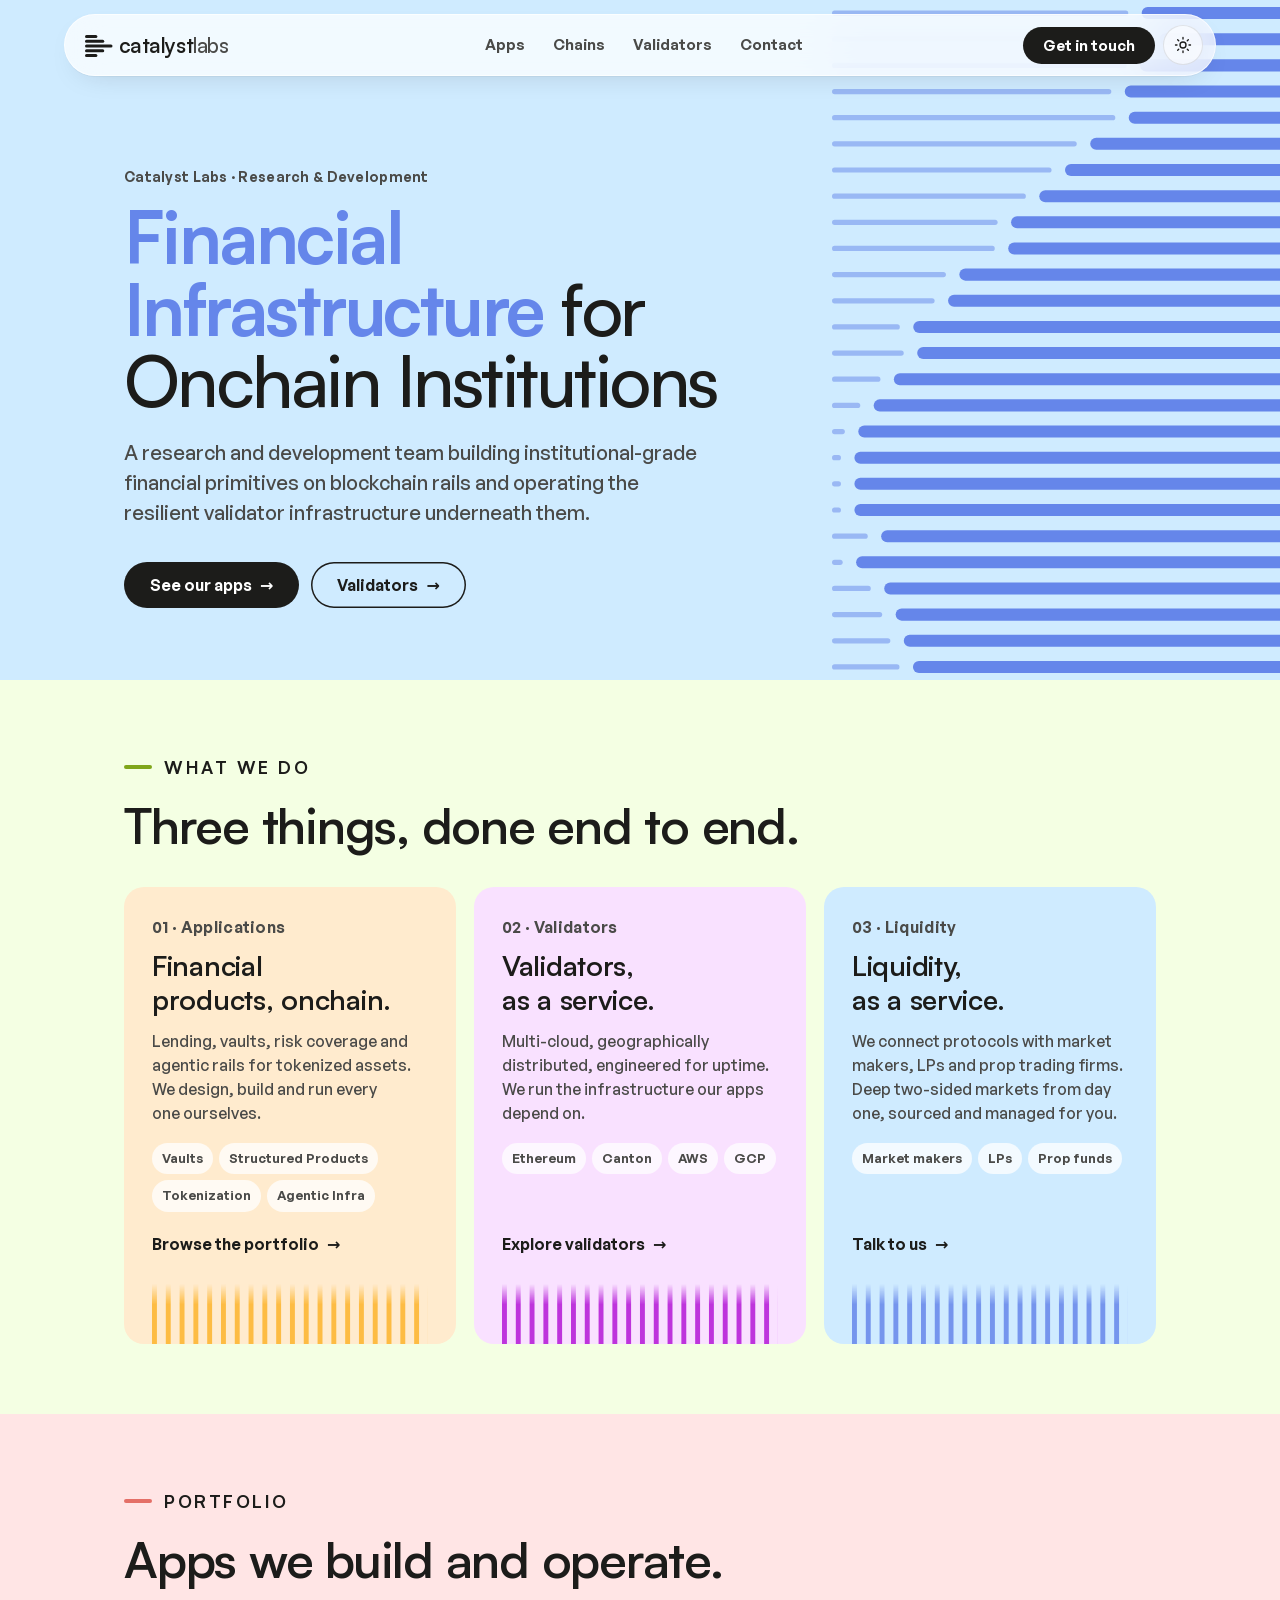
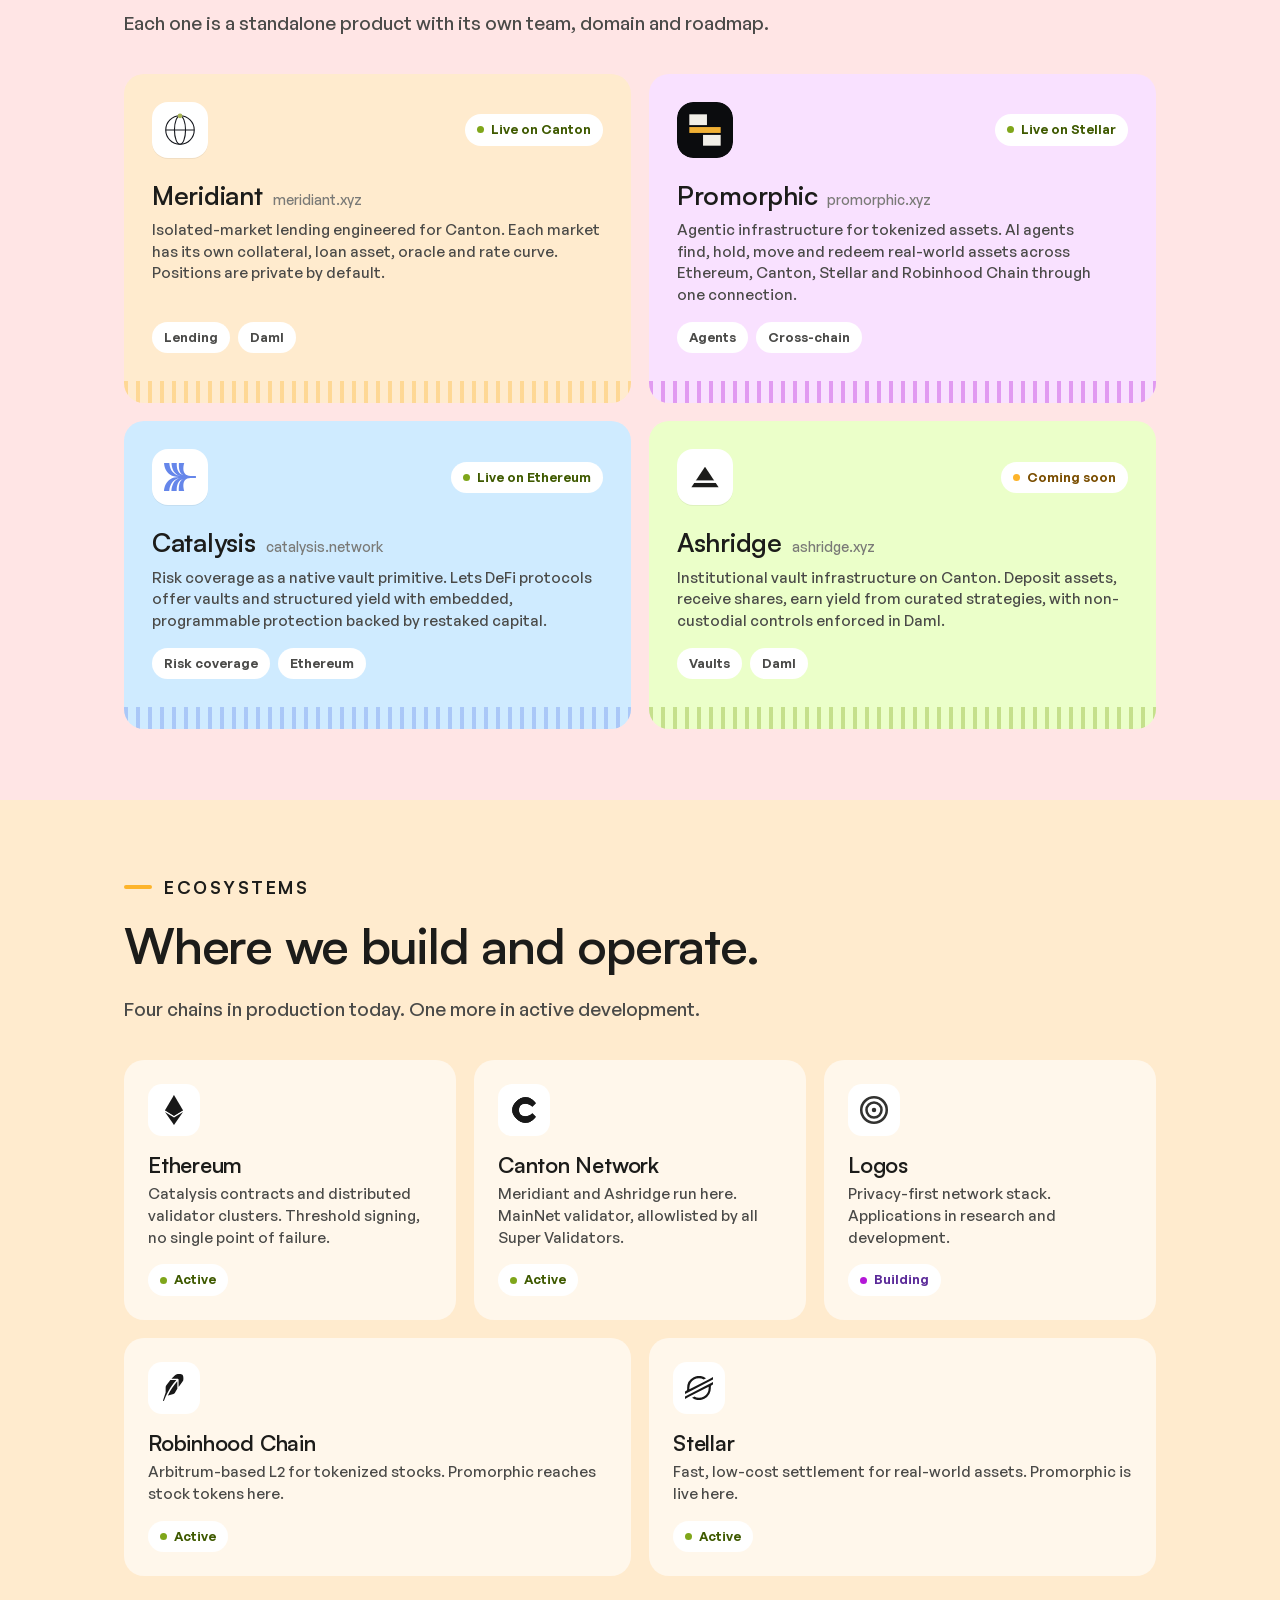
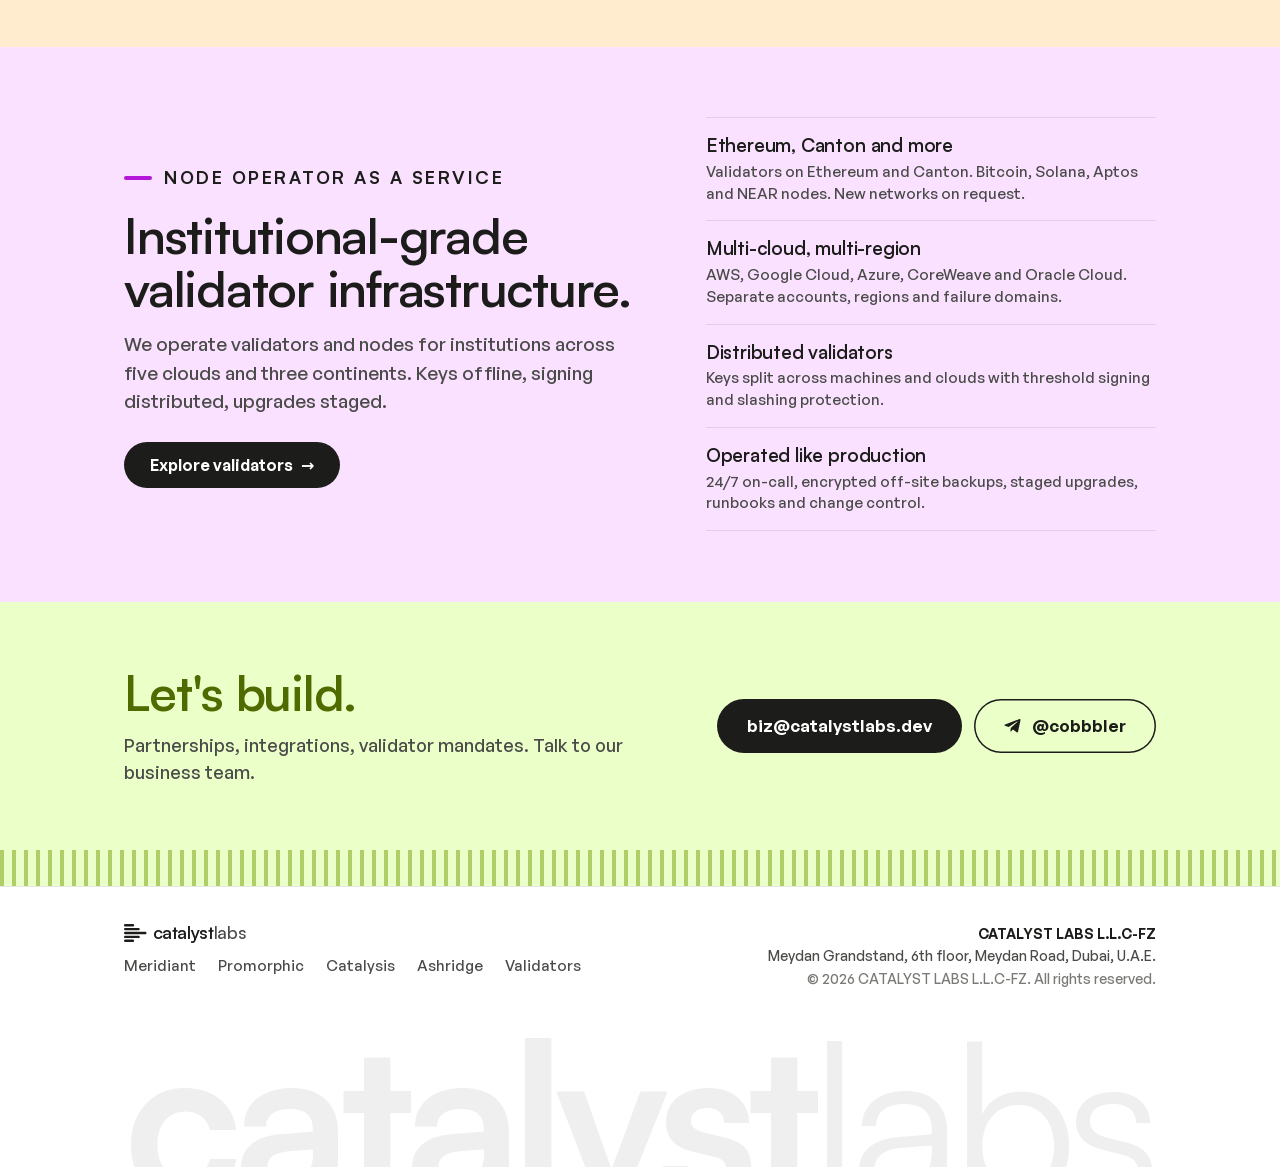
<file: index.html>
<!doctype html>
<html lang="en">
<head>
  <meta charset="utf-8">
  <meta name="viewport" content="width=device-width, initial-scale=1">
  <title>Catalyst Labs — Financial Infrastructure for Onchain Institutions</title>
  <meta name="description" content="We build financial infrastructure for onchain institutions. R&amp;D firm">
  <meta property="og:title" content="We build financial infrastructure for onchain institutions.">
  <meta property="og:description" content="R&amp;D firm">
  <meta property="og:site_name" content="Catalyst Labs">
  <meta name="twitter:card" content="summary">
  <meta name="twitter:title" content="We build financial infrastructure for onchain institutions.">
  <meta name="twitter:description" content="R&amp;D firm">
  <meta property="og:type" content="website">
  <meta property="og:url" content="https://catalystlabs.dev/">
  <meta name="theme-color" content="#CFEBFF">
  <link rel="icon" href="/favicon.svg" type="image/svg+xml">
  <link rel="apple-touch-icon" href="/favicon.svg">
  <link rel="preload" href="/fonts/Satoshi-Variable.woff2" as="font" type="font/woff2" crossorigin>
  <link rel="preload" href="/fonts/GeneralSans-Variable.woff2" as="font" type="font/woff2" crossorigin>
  <script>(function(){try{var t=localStorage.getItem('theme');if(!t){t=matchMedia('(prefers-color-scheme: dark)').matches?'dark':'light';}document.documentElement.setAttribute('data-theme',t);var m=document.querySelector('meta[name=theme-color]');if(m)m.content=t==='dark'?'#031b62':'#CFEBFF';}catch(e){}})();</script>
  <link rel="stylesheet" href="/styles.css?v=45">
</head>
<body>

<header class="nav-wrap">
  <nav class="nav" aria-label="Primary">
    <a class="brand" href="/" aria-label="Catalyst Labs home">
      <svg class="brand-mark" viewBox="0 0 40 32" fill="currentColor" aria-hidden="true"><rect x="0" y="0" width="18" height="4.4" rx="2.2"/><rect x="0" y="6.9" width="28" height="4.4" rx="2.2"/><rect x="0" y="13.8" width="40" height="4.4" rx="2.2"/><rect x="0" y="20.7" width="28" height="4.4" rx="2.2"/><rect x="0" y="27.6" width="18" height="4.4" rx="2.2"/></svg>
      <span class="brand-name">catalyst<em>labs</em></span>
    </a>
    <div class="nav-links">
      <a href="#apps">Apps</a>
      <a href="#chains">Chains</a>
      <a href="/naas/">Validators</a>
      <a href="#contact">Contact</a>
    </div>
    <div class="nav-right">
      <a class="btn btn-nav" href="#contact">Get in touch</a>
      <button class="theme-toggle" type="button" aria-label="Toggle dark mode"><svg class="sun" viewBox="0 0 24 24" fill="none" stroke="currentColor" stroke-width="1.8" stroke-linecap="round" aria-hidden="true"><circle cx="12" cy="12" r="4"/><path d="M12 2v2M12 20v2M2 12h2M20 12h2M4.9 4.9l1.4 1.4M17.7 17.7l1.4 1.4M4.9 19.1l1.4-1.4M17.7 6.3l1.4-1.4"/></svg><svg class="moon" viewBox="0 0 24 24" fill="none" stroke="currentColor" stroke-width="1.8" stroke-linecap="round" stroke-linejoin="round" aria-hidden="true"><path d="M20 14.5A8 8 0 0 1 9.5 4a8 8 0 1 0 10.5 10.5z"/></svg></button>
      <button class="nav-toggle" aria-label="Menu" aria-expanded="false" aria-controls="mobile-menu"><span></span><span></span></button>
    </div>
  </nav>
  <div class="mobile-menu" id="mobile-menu">
    <a href="#apps">Apps</a>
    <a href="#chains">Chains</a>
    <a href="/naas/">Validators</a>
    <a href="#contact">Contact</a>
    <a href="#contact">Get in touch</a>
  </div>
</header>

<main id="top">

  <!-- HERO -->
  <section class="hero">
    <div class="wrap hero-grid">
      <div class="hero-copy">
        <p class="eyebrow">Catalyst Labs · Research &amp; Development</p>
        <h1><strong>Financial Infrastructure</strong> for Onchain Institutions</h1>
        <p class="hero-sub">A research and development team building institutional-grade financial primitives on blockchain rails and operating the resilient validator infrastructure underneath them.</p>
        <div class="hero-cta">
          <a class="btn btn-arrow" href="#apps">See our apps</a>
          <a class="btn btn-outline btn-arrow" href="/naas/">Validators</a>
        </div>
      </div>
      <div class="hero-art" id="hero-art" aria-hidden="true"></div>
    </div>
  </section>

  <!-- WHAT WE DO -->
  <section class="section section-green" id="what">
    <div class="wrap">
      <div class="section-head">
        <p class="eyebrow">What we do</p>
        <h2>Three things, done end to end.</h2>
      </div>
      <div class="duo">
        <article class="duo-card">
          <p class="eyebrow">01 · Applications</p>
          <h3>Financial products, onchain.</h3>
          <p>Lending, vaults, risk coverage and agentic rails for tokenized assets. We design, build and run every one ourselves.</p>
          <div class="chips"><span class="chip">Vaults</span><span class="chip">Structured Products</span><span class="chip">Tokenization</span><span class="chip">Agentic Infra</span></div>
          <a class="link-arrow" href="#apps">Browse the portfolio</a>
          <div class="stripes" aria-hidden="true"></div>
        </article>
        <article class="duo-card purple">
          <p class="eyebrow">02 · Validators</p>
          <h3>Validators,<br class="br-wide"> as a service.</h3>
          <p>Multi-cloud, geographically distributed, engineered for uptime. We run the infrastructure our apps depend on.</p>
          <div class="chips"><span class="chip">Ethereum</span><span class="chip">Canton</span><span class="chip">AWS</span><span class="chip">GCP</span></div>
          <a class="link-arrow" href="/naas/">Explore validators</a>
          <div class="stripes" aria-hidden="true"></div>
        </article>
        <article class="duo-card blue">
          <p class="eyebrow">03 · Liquidity</p>
          <h3>Liquidity,<br class="br-wide"> as a service.</h3>
          <p>We connect protocols with market makers, LPs and prop trading firms. Deep two-sided markets from day one, sourced and managed for you.</p>
          <div class="chips"><span class="chip">Market makers</span><span class="chip">LPs</span><span class="chip">Prop funds</span></div>
          <a class="link-arrow" href="#contact">Talk to us</a>
          <div class="stripes" aria-hidden="true"></div>
        </article>
      </div>
    </div>
  </section>

  <!-- APPS -->
  <section class="section section-red" id="apps">
    <div class="wrap">
      <div class="section-head row">
        <div>
          <p class="eyebrow">Portfolio</p>
          <h2>Apps we build and operate.</h2>
        </div>
        <p>Each one is a standalone product with its own team, domain and roadmap.</p>
      </div>
      <div class="apps">
        <a class="app c-yellow" href="https://meridiant.xyz" target="_blank" rel="noopener">
          <div class="app-top">
            <div class="app-logo"><img src="/assets/meridiant.svg" alt="Meridiant" class="lg"></div>
            <span class="pill live">Live on Canton</span>
          </div>
          <div class="app-body">
            <h3>Meridiant <small>meridiant.xyz</small></h3>
            <p>Isolated-market lending engineered for Canton. Each market has its own collateral, loan asset, oracle and rate curve. Positions are private by default.</p>
            <div class="meta"><span class="pill">Lending</span><span class="pill">Daml</span></div>
          </div>
        </a>
        <a class="app c-purple" href="https://promorphic.xyz" target="_blank" rel="noopener">
          <div class="app-top">
            <div class="app-logo app-logo-tile"><img src="/assets/promorphic-tile.svg" alt="Promorphic"></div>
            <span class="pill live">Live on Stellar</span>
          </div>
          <div class="app-body">
            <h3>Promorphic <small>promorphic.xyz</small></h3>
            <p>Agentic infrastructure for tokenized assets. AI agents find, hold, move and redeem real-world assets across Ethereum, Canton, Stellar and Robinhood Chain through one connection.</p>
            <div class="meta"><span class="pill">Agents</span><span class="pill">Cross-chain</span></div>
          </div>
        </a>
        <a class="app c-blue" href="https://catalysis.network" target="_blank" rel="noopener">
          <div class="app-top">
            <div class="app-logo"><img src="/assets/catalysis.svg" alt="Catalysis"></div>
            <span class="pill live">Live on Ethereum</span>
          </div>
          <div class="app-body">
            <h3>Catalysis <small>catalysis.network</small></h3>
            <p>Risk coverage as a native vault primitive. Lets DeFi protocols offer vaults and structured yield with embedded, programmable protection backed by restaked capital.</p>
            <div class="meta"><span class="pill">Risk coverage</span><span class="pill">Ethereum</span></div>
          </div>
        </a>
        <a class="app c-green" href="https://ashridge.xyz" target="_blank" rel="noopener">
          <div class="app-top">
            <div class="app-logo"><img src="/assets/ashridge.svg" alt=""></div>
            <span class="pill soon">Coming soon</span>
          </div>
          <div class="app-body">
            <h3>Ashridge <small>ashridge.xyz</small></h3>
            <p>Institutional vault infrastructure on Canton. Deposit assets, receive shares, earn yield from curated strategies, with non-custodial controls enforced in Daml.</p>
            <div class="meta"><span class="pill">Vaults</span><span class="pill">Daml</span></div>
          </div>
        </a>
      </div>
    </div>
  </section>

  <!-- CHAINS -->
  <section class="section section-yellow" id="chains">
    <div class="wrap">
      <div class="section-head row">
        <div>
          <p class="eyebrow">Ecosystems</p>
          <h2>Where we build and operate.</h2>
        </div>
        <p>Four chains in production today. One more in active development.</p>
      </div>
      <div class="chains">
        <article class="chain">
          <div class="chain-logo"><img class="eth" src="/assets/ethereum.svg" alt="Ethereum"></div>
          <div class="chain-body">
            <h3>Ethereum</h3>
            <p>Catalysis contracts and distributed validator clusters. Threshold signing, no single point of failure.</p>
            <span class="pill live">Active</span>
          </div>
        </article>
        <article class="chain">
          <div class="chain-logo"><img class="canton" src="/assets/canton-mark.svg" alt="Canton Network"></div>
          <div class="chain-body">
            <h3>Canton Network</h3>
            <p>Meridiant and Ashridge run here. MainNet validator, allowlisted by all Super Validators.</p>
            <span class="pill live">Active</span>
          </div>
        </article>
        <article class="chain">
          <div class="chain-logo"><svg viewBox="0 0 40 40" width="30" height="30" fill="none" stroke="currentColor" stroke-width="3.4" role="img" aria-label="Logos"><circle cx="20" cy="20" r="17"/><circle cx="20" cy="20" r="10"/><circle cx="20" cy="20" r="3" fill="currentColor" stroke="none"/></svg></div>
          <div class="chain-body">
            <h3>Logos</h3>
            <p>Privacy-first network stack. Applications in research and development.</p>
            <span class="pill build">Building</span>
          </div>
        </article>
        <article class="chain">
          <div class="chain-logo"><img class="rh" src="/assets/robinhood-mark.svg" alt="Robinhood Chain"></div>
          <div class="chain-body">
            <h3>Robinhood Chain</h3>
            <p>Arbitrum-based L2 for tokenized stocks. Promorphic reaches stock tokens here.</p>
            <span class="pill live">Active</span>
          </div>
        </article>
        <article class="chain">
          <div class="chain-logo"><img class="stellar" src="/assets/stellar-mark.svg" alt="Stellar"></div>
          <div class="chain-body">
            <h3>Stellar</h3>
            <p>Fast, low-cost settlement for real-world assets. Promorphic is live here.</p>
            <span class="pill live">Active</span>
          </div>
        </article>
      </div>
    </div>
  </section>

  <!-- NAAS -->
  <section class="section section-purple" id="naas">
    <div class="wrap naas-teaser">
      <div class="section-head">
        <p class="eyebrow">Node operator as a service</p>
        <h2>Institutional-grade validator infrastructure.</h2>
        <p class="lede">We operate validators and nodes for institutions across five clouds and three continents. Keys offline, signing distributed, upgrades staged.</p>
        <a class="btn btn-arrow" href="/naas/">Explore validators</a>
      </div>
      <ul class="naas-list">
        <li><h3>Ethereum, Canton and more</h3><p>Validators on Ethereum and Canton. Bitcoin, Solana, Aptos and NEAR nodes. New networks on request.</p></li>
        <li><h3>Multi-cloud, multi-region</h3><p>AWS, Google Cloud, Azure, CoreWeave and Oracle Cloud. Separate accounts, regions and failure domains.</p></li>
        <li><h3>Distributed validators</h3><p>Keys split across machines and clouds with threshold signing and slashing protection.</p></li>
        <li><h3>Operated like production</h3><p>24/7 on-call, encrypted off-site backups, staged upgrades, runbooks and change control.</p></li>
      </ul>
    </div>
  </section>

  <!-- CONTACT -->
  <section class="cta" id="contact">
    <div class="wrap cta-inner">
      <div>
        <h2>Let's build.</h2>
        <p>Partnerships, integrations, validator mandates. Talk to our business team.</p>
      </div>
      <div class="cta-actions">
        <a class="btn btn-lg" href="mailto:biz@catalystlabs.dev">biz@catalystlabs.dev</a>
        <a class="btn btn-lg btn-outline btn-tg" href="https://t.me/cobbbler" target="_blank" rel="noopener"><svg class="tg-icon" viewBox="0 0 24 24" aria-hidden="true"><path fill="currentColor" d="M21.94 4.3 18.7 19.6c-.24 1.08-.88 1.35-1.79.84l-4.94-3.64-2.38 2.29c-.26.26-.49.49-1 .49l.36-5.03 9.15-8.27c.4-.36-.09-.55-.62-.2L6.17 13.2 1.3 11.68c-1.06-.33-1.08-1.06.22-1.57l19.04-7.34c.88-.33 1.65.2 1.38 1.53Z"/></svg>@cobbbler</a>
      </div>
    </div>
    <div class="cta-stripes" aria-hidden="true"></div>
  </section>

</main>

<footer class="footer">
  <div class="wrap footer-inner">
    <div>
      <a class="brand" href="/" aria-label="Catalyst Labs home">
        <svg class="brand-mark" viewBox="0 0 40 32" fill="currentColor" aria-hidden="true"><rect x="0" y="0" width="18" height="4.4" rx="2.2"/><rect x="0" y="6.9" width="28" height="4.4" rx="2.2"/><rect x="0" y="13.8" width="40" height="4.4" rx="2.2"/><rect x="0" y="20.7" width="28" height="4.4" rx="2.2"/><rect x="0" y="27.6" width="18" height="4.4" rx="2.2"/></svg>
        <span class="brand-name">catalyst<em>labs</em></span>
      </a>
      <div class="footer-links">
        <a href="https://meridiant.xyz" target="_blank" rel="noopener">Meridiant</a>
        <a href="https://promorphic.xyz" target="_blank" rel="noopener">Promorphic</a>
        <a href="https://catalysis.network" target="_blank" rel="noopener">Catalysis</a>
        <a href="https://ashridge.xyz" target="_blank" rel="noopener">Ashridge</a>
        <a href="/naas/">Validators</a>
      </div>
    </div>
    <div class="footer-legal">
      <p><strong>CATALYST LABS L.L.C-FZ</strong></p>
      <p>Meydan Grandstand, 6th floor, Meydan Road, <span class="nowrap">Dubai, U.A.E.</span></p>
      <p>© 2026 CATALYST LABS L.L.C-FZ. <span class="nowrap">All rights reserved.</span></p>
    </div>
  </div>
  <div class="wrap footer-word-wrap" aria-hidden="true"><div class="footer-word"><span>catalyst</span><em>labs</em></div></div>
</footer>

<script src="/script.js?v=5"></script>
</body>
</html>
</file>
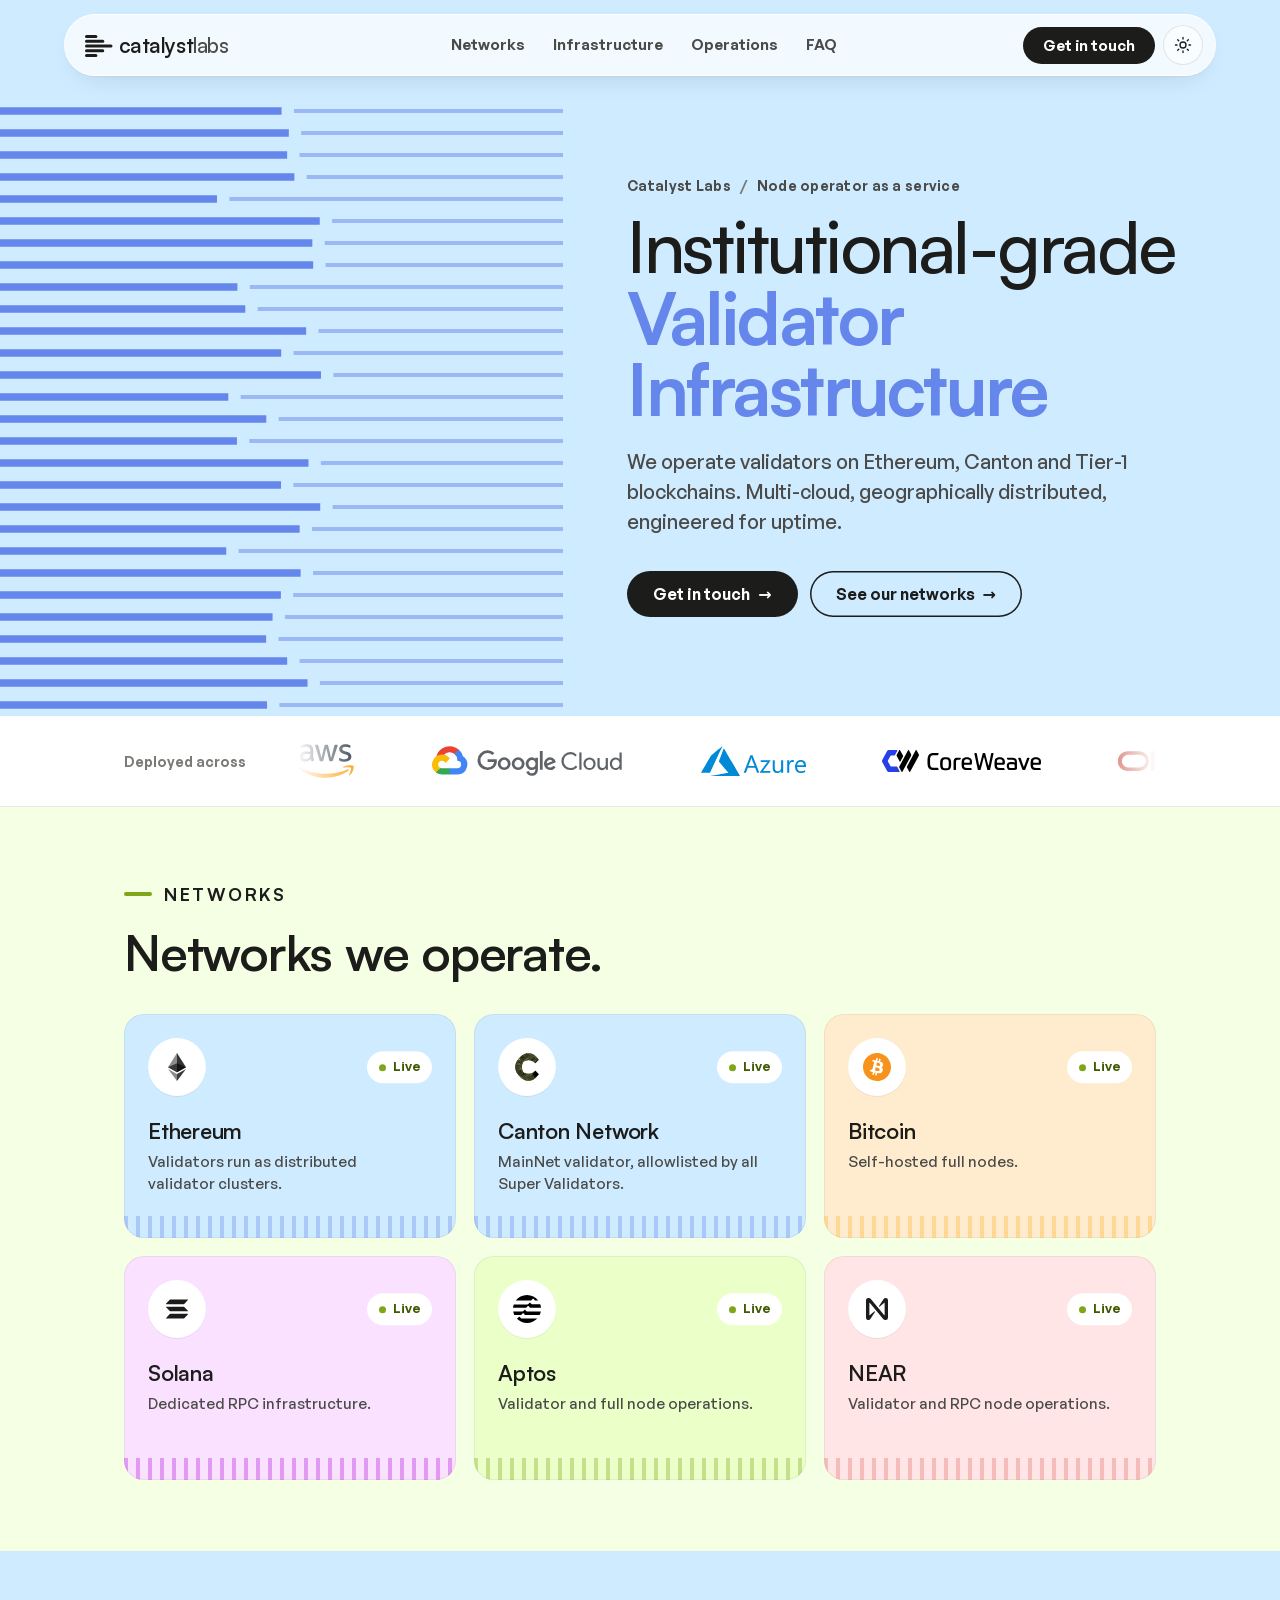
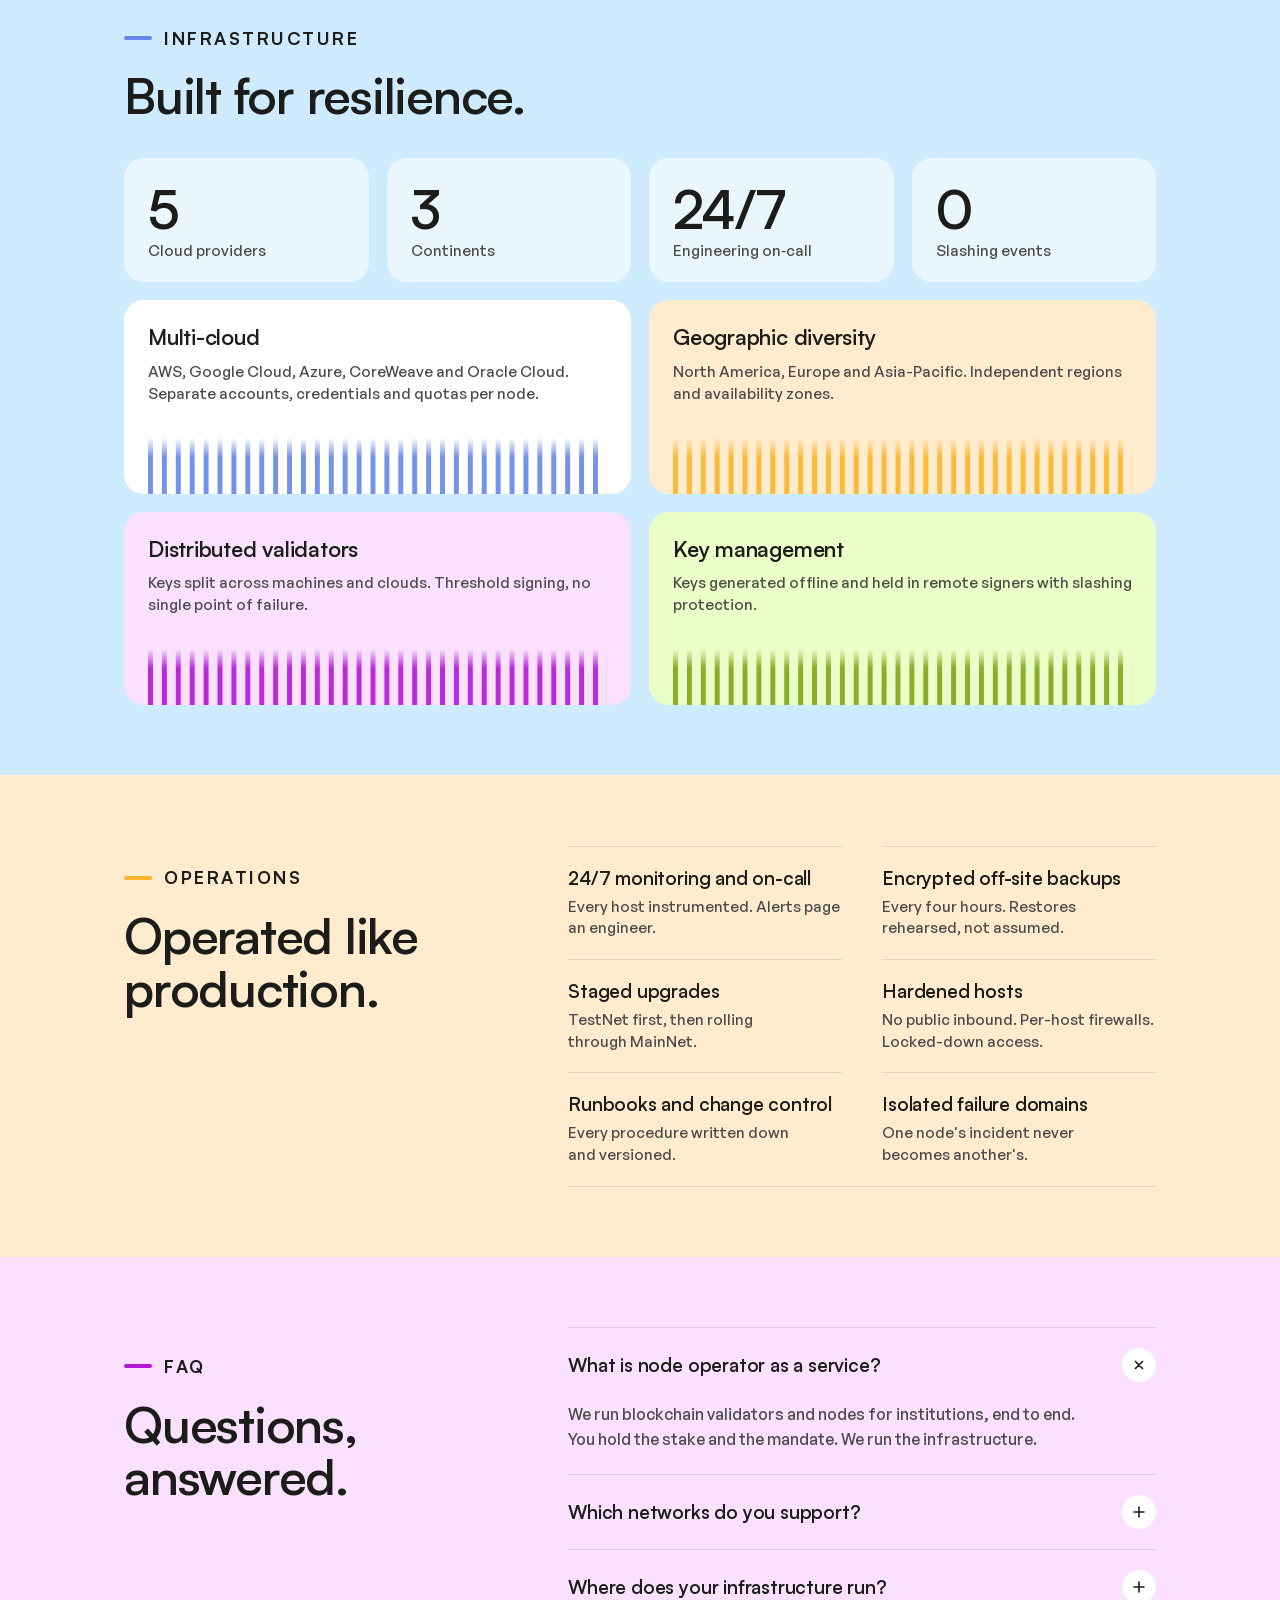
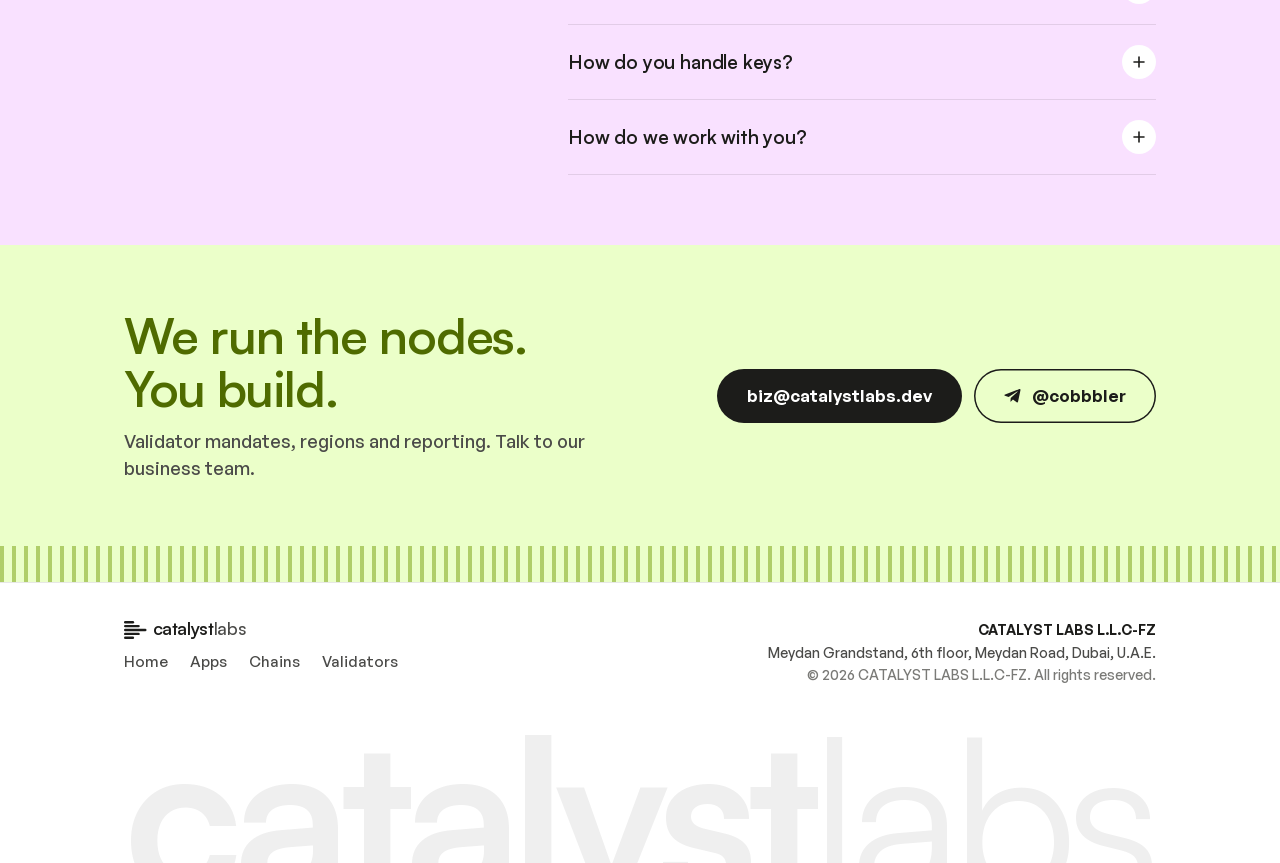
<file: naas/index.html>
<!doctype html>
<html lang="en">
<head>
  <meta charset="utf-8">
  <meta name="viewport" content="width=device-width, initial-scale=1">
  <title>Node Operator as a Service — Catalyst Labs</title>
  <meta name="description" content="Catalyst Labs operates validators on Ethereum and the Canton Network for institutions. Multi-cloud across AWS, Google Cloud, Azure, CoreWeave and Oracle Cloud, geographically distributed, engineered for uptime.">
  <meta property="og:title" content="Node Operator as a Service — Catalyst Labs">
  <meta property="og:description" content="Validators on Ethereum and Canton. Multi-cloud, geographically distributed, engineered for uptime.">
  <meta property="og:type" content="website">
  <meta property="og:url" content="https://catalystlabs.dev/naas/">
  <meta name="theme-color" content="#CFEBFF">
  <link rel="icon" href="/favicon.svg" type="image/svg+xml">
  <link rel="apple-touch-icon" href="/favicon.svg">
  <link rel="preload" href="/fonts/Satoshi-Variable.woff2" as="font" type="font/woff2" crossorigin>
  <link rel="preload" href="/fonts/GeneralSans-Variable.woff2" as="font" type="font/woff2" crossorigin>
  <script>(function(){try{var t=localStorage.getItem('theme');if(!t){t=matchMedia('(prefers-color-scheme: dark)').matches?'dark':'light';}document.documentElement.setAttribute('data-theme',t);var m=document.querySelector('meta[name=theme-color]');if(m)m.content=t==='dark'?'#031b62':'#CFEBFF';}catch(e){}})();</script>
  <link rel="stylesheet" href="/styles.css?v=45">
</head>
<body>

<header class="nav-wrap">
  <nav class="nav" aria-label="Primary">
    <a class="brand" href="/" aria-label="Catalyst Labs home">
      <svg class="brand-mark" viewBox="0 0 40 32" fill="currentColor" aria-hidden="true"><rect x="0" y="0" width="18" height="4.4" rx="2.2"/><rect x="0" y="6.9" width="28" height="4.4" rx="2.2"/><rect x="0" y="13.8" width="40" height="4.4" rx="2.2"/><rect x="0" y="20.7" width="28" height="4.4" rx="2.2"/><rect x="0" y="27.6" width="18" height="4.4" rx="2.2"/></svg>
      <span class="brand-name">catalyst<em>labs</em></span>
    </a>
    <div class="nav-links">
      <a href="#networks">Networks</a>
      <a href="#infrastructure">Infrastructure</a>
      <a href="#operations">Operations</a>
      <a href="#faq">FAQ</a>
    </div>
    <div class="nav-right">
      <a class="btn btn-nav" href="#contact">Get in touch</a>
      <button class="theme-toggle" type="button" aria-label="Toggle dark mode"><svg class="sun" viewBox="0 0 24 24" fill="none" stroke="currentColor" stroke-width="1.8" stroke-linecap="round" aria-hidden="true"><circle cx="12" cy="12" r="4"/><path d="M12 2v2M12 20v2M2 12h2M20 12h2M4.9 4.9l1.4 1.4M17.7 17.7l1.4 1.4M4.9 19.1l1.4-1.4M17.7 6.3l1.4-1.4"/></svg><svg class="moon" viewBox="0 0 24 24" fill="none" stroke="currentColor" stroke-width="1.8" stroke-linecap="round" stroke-linejoin="round" aria-hidden="true"><path d="M20 14.5A8 8 0 0 1 9.5 4a8 8 0 1 0 10.5 10.5z"/></svg></button>
      <button class="nav-toggle" aria-label="Menu" aria-expanded="false" aria-controls="mobile-menu"><span></span><span></span></button>
    </div>
  </nav>
  <div class="mobile-menu" id="mobile-menu">
    <a href="/">← Catalyst Labs</a>
    <a href="#networks">Networks</a>
    <a href="#infrastructure">Infrastructure</a>
    <a href="#operations">Operations</a>
    <a href="#faq">FAQ</a>
    <a href="#contact">Get in touch</a>
  </div>
</header>

<main id="top">

  <!-- HERO -->
  <section class="hero hero-naas">
    <div class="hero-bars" id="hero-bars" aria-hidden="true"></div>
    <div class="hero-inner">
      <a class="crumb" href="/">Catalyst Labs <span>/</span> Node operator as a service</a>
      <h1><span class="nowrap">Institutional-grade</span><br><strong>Validator Infrastructure</strong></h1>
      <p class="hero-sub">We operate validators on Ethereum, Canton and Tier-1 blockchains. Multi-cloud, geographically distributed, engineered for uptime.</p>
      <div class="hero-cta">
        <a class="btn btn-arrow" href="#contact">Get in touch</a>
        <a class="btn btn-outline btn-arrow" href="#networks">See our networks</a>
      </div>
    </div>
  </section>

  <!-- CLOUDS -->
  <section class="clouds" aria-label="Cloud providers">
    <div class="wrap clouds-inner">
      <p class="clouds-label">Deployed across</p>
      <div class="marquee">
        <ul class="marquee-track">
          <li><img src="/assets/aws.svg" alt="Amazon Web Services" class="l-aws"></li>
          <li><img src="/assets/google-cloud.svg" alt="Google Cloud" class="l-gcp"></li>
          <li><img src="/assets/azure.svg" alt="Microsoft Azure" class="l-azure"></li>
          <li><img src="/assets/coreweave.svg" alt="CoreWeave" class="l-cw"></li>
          <li class="l-oci"><img src="/assets/oracle.svg" alt="Oracle"><span>Cloud Infrastructure</span></li>
          <li aria-hidden="true"><img src="/assets/aws.svg" alt="" class="l-aws"></li>
          <li aria-hidden="true"><img src="/assets/google-cloud.svg" alt="" class="l-gcp"></li>
          <li aria-hidden="true"><img src="/assets/azure.svg" alt="" class="l-azure"></li>
          <li aria-hidden="true"><img src="/assets/coreweave.svg" alt="" class="l-cw"></li>
          <li aria-hidden="true" class="l-oci"><img src="/assets/oracle.svg" alt=""><span>Cloud Infrastructure</span></li>
        </ul>
      </div>
    </div>
  </section>

  <!-- NETWORKS -->
  <section class="section section-green" id="networks">
    <div class="wrap">
      <div class="section-head">
        <p class="eyebrow">Networks</p>
        <h2>Networks we operate.</h2>
      </div>
      <div class="net-grid">
        <article class="net c-blue">
          <div class="net-logo"><img src="/assets/ethereum.svg" alt=""></div>
          <div class="net-body"><h3>Ethereum</h3><p>Validators run as distributed validator clusters.</p></div>
          <span class="pill live">Live</span>
        </article>
        <article class="net c-blue">
          <div class="net-logo"><img src="/assets/canton-mark.svg" alt=""></div>
          <div class="net-body"><h3>Canton Network</h3><p>MainNet validator, allowlisted by all Super Validators.</p></div>
          <span class="pill live">Live</span>
        </article>
        <article class="net c-yellow">
          <div class="net-logo"><img src="/assets/bitcoin.svg" alt=""></div>
          <div class="net-body"><h3>Bitcoin</h3><p>Self-hosted full nodes.</p></div>
          <span class="pill live">Live</span>
        </article>
        <article class="net c-purple">
          <div class="net-logo"><img src="/assets/solana.svg" alt="" class="sm"></div>
          <div class="net-body"><h3>Solana</h3><p>Dedicated RPC infrastructure.</p></div>
          <span class="pill live">Live</span>
        </article>
        <article class="net c-green">
          <div class="net-logo"><img src="/assets/aptos.svg" alt=""></div>
          <div class="net-body"><h3>Aptos</h3><p>Validator and full node operations.</p></div>
          <span class="pill live">Live</span>
        </article>
        <article class="net c-red">
          <div class="net-logo"><img src="/assets/near.svg" alt="" class="sm"></div>
          <div class="net-body"><h3>NEAR</h3><p>Validator and RPC node operations.</p></div>
          <span class="pill live">Live</span>
        </article>
      </div>
    </div>
  </section>

  <!-- INFRASTRUCTURE -->
  <section class="section section-blue" id="infrastructure">
    <div class="wrap">
      <div class="section-head">
        <p class="eyebrow">Infrastructure</p>
        <h2>Built for resilience.</h2>
      </div>
      <div class="stats">
        <div class="stat"><strong>5</strong><span>Cloud providers</span></div>
        <div class="stat"><strong>3</strong><span>Continents</span></div>
        <div class="stat"><strong>24/7</strong><span>Engineering on‑call</span></div>
        <div class="stat"><strong>0</strong><span>Slashing events</span></div>
      </div>
      <div class="tiles">
        <article class="tile tile-white">
          <h3>Multi-cloud</h3>
          <p>AWS, Google Cloud, Azure, CoreWeave and Oracle Cloud. Separate accounts, credentials and quotas per node.</p>
          <div class="stripes" aria-hidden="true"></div>
        </article>
        <article class="tile tile-yellow">
          <h3>Geographic diversity</h3>
          <p>North America, Europe and Asia-Pacific. Independent regions and availability zones.</p>
          <div class="stripes" aria-hidden="true"></div>
        </article>
        <article class="tile tile-purple">
          <h3>Distributed validators</h3>
          <p>Keys split across machines and clouds. Threshold signing, no single point of failure.</p>
          <div class="stripes" aria-hidden="true"></div>
        </article>
        <article class="tile tile-green">
          <h3>Key management</h3>
          <p>Keys generated offline and held in remote signers with slashing protection.</p>
          <div class="stripes" aria-hidden="true"></div>
        </article>
      </div>
    </div>
  </section>

  <!-- OPERATIONS -->
  <section class="section section-yellow" id="operations">
    <div class="wrap ops-wrap">
      <div class="section-head">
        <p class="eyebrow">Operations</p>
        <h2>Operated like production.</h2>
      </div>
      <ul class="ops">
        <li><h3>24/7 monitoring and on-call</h3><p>Every host instrumented. Alerts page an engineer.</p></li>
        <li><h3>Encrypted off-site backups</h3><p>Every four hours. Restores rehearsed, not assumed.</p></li>
        <li><h3>Staged upgrades</h3><p>TestNet first, then rolling through MainNet.</p></li>
        <li><h3>Hardened hosts</h3><p>No public inbound. Per-host firewalls. Locked-down access.</p></li>
        <li><h3>Runbooks and change control</h3><p>Every procedure written down and versioned.</p></li>
        <li><h3>Isolated failure domains</h3><p>One node's incident never becomes another's.</p></li>
      </ul>
    </div>
  </section>

  <!-- FAQ -->
  <section class="section section-purple" id="faq">
    <div class="wrap faq-wrap">
      <div class="section-head">
        <p class="eyebrow">FAQ</p>
        <h2>Questions, answered.</h2>
      </div>
      <div class="faq">
        <details open>
          <summary>What is node operator as a service?</summary>
          <p>We run blockchain validators and nodes for institutions, end to end. You hold the stake and the mandate. We run the infrastructure.</p>
        </details>
        <details>
          <summary>Which networks do you support?</summary>
          <p>Ethereum and Canton Network validators, plus Bitcoin, Solana, Aptos and NEAR nodes. New networks on request.</p>
        </details>
        <details>
          <summary>Where does your infrastructure run?</summary>
          <p>Across AWS, Google Cloud, Microsoft Azure, CoreWeave and Oracle Cloud in North America, Europe and Asia-Pacific, in separate accounts and regions.</p>
        </details>
        <details>
          <summary>How do you handle keys?</summary>
          <p>Generated offline, stored in remote signers with slashing protection, never on the host that talks to the network. Access is hardware-backed and least-privilege.</p>
        </details>
        <details>
          <summary>How do we work with you?</summary>
          <p>Email us. We scope the validators, regions and reporting you need and get them running.</p>
        </details>
      </div>
    </div>
  </section>

  <!-- CONTACT -->
  <section class="cta" id="contact">
    <div class="wrap cta-inner">
      <div>
        <h2>We run the nodes.<br>You build.</h2>
        <p>Validator mandates, regions and reporting. Talk to our business team.</p>
      </div>
      <div class="cta-actions">
        <a class="btn btn-lg" href="mailto:biz@catalystlabs.dev">biz@catalystlabs.dev</a>
        <a class="btn btn-lg btn-outline btn-tg" href="https://t.me/cobbbler" target="_blank" rel="noopener"><svg class="tg-icon" viewBox="0 0 24 24" aria-hidden="true"><path fill="currentColor" d="M21.94 4.3 18.7 19.6c-.24 1.08-.88 1.35-1.79.84l-4.94-3.64-2.38 2.29c-.26.26-.49.49-1 .49l.36-5.03 9.15-8.27c.4-.36-.09-.55-.62-.2L6.17 13.2 1.3 11.68c-1.06-.33-1.08-1.06.22-1.57l19.04-7.34c.88-.33 1.65.2 1.38 1.53Z"/></svg>@cobbbler</a>
      </div>
    </div>
    <div class="cta-stripes" aria-hidden="true"></div>
  </section>

</main>

<footer class="footer">
  <div class="wrap footer-inner">
    <div>
      <a class="brand" href="/" aria-label="Catalyst Labs home">
        <svg class="brand-mark" viewBox="0 0 40 32" fill="currentColor" aria-hidden="true"><rect x="0" y="0" width="18" height="4.4" rx="2.2"/><rect x="0" y="6.9" width="28" height="4.4" rx="2.2"/><rect x="0" y="13.8" width="40" height="4.4" rx="2.2"/><rect x="0" y="20.7" width="28" height="4.4" rx="2.2"/><rect x="0" y="27.6" width="18" height="4.4" rx="2.2"/></svg>
        <span class="brand-name">catalyst<em>labs</em></span>
      </a>
      <div class="footer-links">
        <a href="/">Home</a>
        <a href="/#apps">Apps</a>
        <a href="/#chains">Chains</a>
        <a href="/naas/">Validators</a>
      </div>
    </div>
    <div class="footer-legal">
      <p><strong>CATALYST LABS L.L.C-FZ</strong></p>
      <p>Meydan Grandstand, 6th floor, Meydan Road, <span class="nowrap">Dubai, U.A.E.</span></p>
      <p>© 2026 CATALYST LABS L.L.C-FZ. <span class="nowrap">All rights reserved.</span></p>
    </div>
  </div>
  <div class="wrap footer-word-wrap" aria-hidden="true"><div class="footer-word"><span>catalyst</span><em>labs</em></div></div>
</footer>

<script src="/script.js?v=5"></script>
</body>
</html>
</file>
<file: styles.css>
/* ---------------------------------------------------------------------------
   Catalyst Labs — Catalysis brand system
   Type: Satoshi (headlines) · General Sans (body)
   Palette: Blue #CFEBFF / #6586EA · Yellow #FFEBCE / #FDB42B
            Purple #F9E1FF / #B417D7 · Red #FFE5E5 / #E46F67 · Green #EBFFC9
            Ink #1C1C1A
--------------------------------------------------------------------------- */
@font-face { font-family: "Satoshi"; src: url("/fonts/Satoshi-Variable.woff2") format("woff2"); font-weight: 300 900; font-display: swap; }
@font-face { font-family: "General Sans"; src: url("/fonts/GeneralSans-Variable.woff2") format("woff2"); font-weight: 200 700; font-display: swap; }

:root {
  color-scheme: light;
  --ink: #1C1C1A;
  --ink-2: #4a4a48;
  --ink-3: #7a7a77;
  --white: #ffffff;
  --bg: #ffffff;
  --fg: #1C1C1A;
  --fg-2: #4a4a48;
  --fg-3: #7a7a77;
  --card: #ffffff;
  --card-soft: rgba(255,255,255,.6);
  --nav-bg: rgba(255,255,255,.72);
  --nav-line: rgba(255,255,255,.7);
  --bars: #6586EA;
  --bars-dim: rgba(101,134,234,.5);
  --hero-bg: #CFEBFF;
  --tint-blue: #CFEBFF;
  --tint-yellow: #FFEBCE;
  --tint-purple: #F9E1FF;
  --tint-green: #EBFFC9;
  --tint-red: #FFE5E5;
  --tint-green-soft: #F4FFE3;
  --cta-h: #4f6b00;
  --blue-50: #CFEBFF;
  --blue: #6586EA;
  --yellow-50: #FFEBCE;
  --yellow: #FDB42B;
  --purple-50: #F9E1FF;
  --purple: #B417D7;
  --red-50: #FFE5E5;
  --red: #E46F67;
  --green-50: #EBFFC9;
  --green: #7FA61A;
  --line: rgba(28,28,26,.1);
  --sans: "Satoshi", system-ui, -apple-system, sans-serif;
  --body: "General Sans", system-ui, -apple-system, sans-serif;
  --gutter: clamp(18px, 5vw, 64px);
  --max: 1160px;
  --r: 20px;
  --gap: 18px;
}
:root[data-theme="dark"] {
  color-scheme: dark;
  /* tokens lifted from catalysis.network dark mode */
  --bg: #1c1c1a;
  --fg: #ffffff;
  --fg-2: #d9d9d9;
  --fg-3: #969696;
  --ink-2: #d9d9d9;
  --ink-3: #969696;
  --line: rgba(255,255,255,.14);
  --card: #262623;
  --card-soft: rgba(255,255,255,.08);
  --nav-bg: rgba(0,0,0,.41);
  --nav-line: rgba(255,255,255,.06);
  --bars: #609af8;
  --bars-dim: rgba(96,154,248,.55);
  --hero-bg: #031b62;
  --tint-blue: #031b62;
  --tint-yellow: rgba(82,54,11,.2);
  --tint-purple: rgba(102,13,122,.2);
  --tint-green: #31450e;
  --tint-red: #2a1a19;
  --tint-green-soft: #232a17;
  --cta-h: #ffffff;
  --blue-50: #031b62;
  --yellow-50: #3b2607;
  --purple-50: #3a0b47;
  --green-50: #31450e;
  --red-50: #3e0d0a;
  --blue: #609af8;
  --yellow: #f4ab3e;
  --purple: #da5afa;
  --green: #8fc23a;
}
:root[data-theme="dark"] .duo-card, :root[data-theme="dark"] .app, :root[data-theme="dark"] .net, :root[data-theme="dark"] .tile { color: var(--fg); }
:root[data-theme="dark"] .pill { background: rgba(255,255,255,.12); color: var(--fg); }
:root[data-theme="dark"] .duo-card .link-arrow { color: var(--fg); }
:root[data-theme="dark"] .chip { background: rgba(255,255,255,.1); color: var(--fg); }
:root[data-theme="dark"] .facts { background: var(--bg); }
:root[data-theme="dark"] .footer { background: var(--bg); }
:root[data-theme="dark"] .cta .btn, :root[data-theme="dark"] .naas-teaser .btn { background: #fff; color: #1c1c1a; }

*, *::before, *::after { box-sizing: border-box; }
html { scroll-behavior: smooth; -webkit-text-size-adjust: 100%; }
body { margin: 0; background: var(--bg); color: var(--fg); font-family: var(--body); font-size: 17px; font-weight: 500; line-height: 1.5; -webkit-font-smoothing: antialiased; overflow-x: hidden; }
a { color: inherit; text-decoration: none; }
h1, h2, h3, p, ul { margin: 0; }
ul { padding: 0; list-style: none; }
img, svg { display: block; }
:focus-visible { outline: 2px solid var(--fg); outline-offset: 3px; border-radius: 4px; }
.btn:focus-visible, .theme-toggle:focus-visible, .nav-toggle:focus-visible, .pill:focus-visible { border-radius: 999px; }
.app:focus-visible, .net:focus-visible, .chain:focus-visible { border-radius: var(--r); }

h1 { font-family: var(--sans); font-weight: 500; font-size: clamp(38px, 5.2vw, 66px); line-height: 1.02; letter-spacing: -0.03em; }
h1 strong { font-weight: 700; }
.nowrap { white-space: nowrap; }
h2 { font-family: var(--sans); font-weight: 600; font-size: clamp(30px, 4vw, 50px); line-height: 1.05; letter-spacing: -0.025em; }
h3 { font-family: var(--sans); font-weight: 600; font-size: 22px; line-height: 1.2; letter-spacing: -0.01em; }

.wrap { width: 100%; max-width: var(--max); margin: 0 auto; padding: 0 var(--gutter); }
.eyebrow { font-family: var(--body); font-weight: 600; font-size: 14px; letter-spacing: .02em; color: var(--blue); margin-bottom: 14px; }
.section-blue .eyebrow, .section-purple .eyebrow, .section-yellow .eyebrow { color: var(--ink-2); }
.section .section-head .eyebrow { display: inline-flex; align-items: center; gap: 12px; font-family: var(--sans); font-size: clamp(15px, 1.4vw, 18px); font-weight: 700; letter-spacing: .14em; text-transform: uppercase; color: var(--fg) !important; margin-bottom: 18px; }
.section-head .eyebrow::before { content: ""; width: 28px; height: 4px; border-radius: 2px; background: var(--blue); flex-shrink: 0; }
.section-green .section-head .eyebrow::before { background: var(--green); }
.section-red .section-head .eyebrow::before { background: var(--red); }
.section-yellow .section-head .eyebrow::before { background: var(--yellow); }
.section-purple .section-head .eyebrow::before { background: var(--purple); }
:root[data-theme="dark"] .section .section-head .eyebrow { color: var(--fg); }
.lede { font-size: clamp(17px, 1.5vw, 19px); color: var(--fg-2); max-width: 560px; margin-top: 16px; }

/* --- buttons --------------------------------------------------------------- */
.btn { display: inline-flex; align-items: center; justify-content: center; padding: 15px 26px; border-radius: 999px; background: var(--ink); color: #fff; font-family: var(--body); font-weight: 600; font-size: 16px; line-height: 1; transition: transform .2s ease, background .2s ease; white-space: nowrap; }
.btn:hover { background: #000; transform: translateY(-1px); }
:root[data-theme="dark"] .btn { background: #fff; color: #1c1c1a; }
:root[data-theme="dark"] .btn:hover { background: #e9e9e6; }
.btn-nav { padding: 11px 20px; font-size: 15px; }
.btn-arrow { gap: 8px; }
.btn-arrow::after { content: "→"; transition: transform .2s ease; }
.btn-arrow:hover::after { transform: translateX(3px); }
.btn-outline { background: transparent; color: var(--fg); box-shadow: inset 0 0 0 1.5px currentColor; }
.btn-outline:hover { background: var(--card-soft); }
:root[data-theme="dark"] .btn-outline { background: transparent; color: var(--fg); }
:root[data-theme="dark"] .btn-outline:hover { background: rgba(255,255,255,.08); }
.btn-lg { padding: 18px 30px; font-size: 17px; }
.btn-light { background: var(--white); color: var(--ink); }
.btn-light:hover { background: var(--white); }
.link-arrow { font-weight: 600; font-size: 16px; color: var(--fg); display: inline-flex; align-items: center; gap: 8px; }
.link-arrow::after { content: "→"; transition: transform .2s ease; }
.link-arrow:hover::after { transform: translateX(3px); }

/* --- nav ------------------------------------------------------------------- */
.nav-wrap { position: sticky; top: 0; z-index: 50; padding: 14px var(--gutter) 0; pointer-events: none; }
.nav { pointer-events: auto; max-width: var(--max); margin: 0 auto; height: 62px; display: grid; grid-template-columns: 1fr auto 1fr; align-items: center; gap: 28px; padding: 0 12px 0 20px; border-radius: 999px; background: var(--nav-bg); backdrop-filter: blur(18px); -webkit-backdrop-filter: blur(18px); border: 1px solid var(--nav-line); box-shadow: 0 1px 0 rgba(28,28,26,.04), 0 10px 30px -18px rgba(28,28,26,.25); color: var(--fg); }
.brand { display: flex; align-items: center; gap: 6px; color: var(--fg); justify-self: start; }
.brand-mark { height: 22px; width: auto; position: relative; top: 0.08em; }
.brand-name { font-family: var(--sans); font-weight: 600; font-size: 21px; letter-spacing: -0.02em; line-height: 1; white-space: nowrap; }
.brand-name em { font-style: normal; font-weight: 500; color: var(--fg-2); }
.nav-links { display: flex; gap: 28px; justify-self: center; }
.nav-right { display: flex; align-items: center; gap: 8px; justify-self: end; }
.theme-toggle { width: 40px; height: 40px; border-radius: 50%; border: 1px solid var(--line); background: var(--card-soft); color: var(--fg); cursor: pointer; display: grid; place-items: center; padding: 0; transition: background .2s; }
.theme-toggle:hover { background: var(--line); }
.theme-toggle svg { width: 18px; height: 18px; }
.theme-toggle .moon { display: none; }
:root[data-theme="dark"] .theme-toggle .sun { display: none; }
:root[data-theme="dark"] .theme-toggle .moon { display: block; }
.nav-links a { font-size: 15px; font-weight: 600; color: var(--fg-2); transition: color .2s; white-space: nowrap; }
.nav-links a:hover, .nav-links a.active { color: var(--fg); }
.nav-toggle { display: none; background: none; border: 0; width: 44px; height: 44px; padding: 10px; cursor: pointer; border-radius: 50%; }
.nav-toggle span { display: block; height: 2px; background: var(--fg); margin: 6px 0; transition: transform .2s; border-radius: 2px; }
.nav-toggle[aria-expanded="true"] span:first-child { transform: translateY(4px) rotate(45deg); }
.nav-toggle[aria-expanded="true"] span:last-child { transform: translateY(-4px) rotate(-45deg); }
.mobile-menu { pointer-events: auto; display: none; flex-direction: column; position: absolute; top: calc(100% + 8px); left: var(--gutter); right: var(--gutter); max-width: var(--max); margin: 0 auto; background: var(--nav-bg); backdrop-filter: blur(18px); -webkit-backdrop-filter: blur(18px); border-radius: 24px; padding: 8px 22px; border: 1px solid var(--nav-line); color: var(--fg); box-shadow: 0 10px 30px -18px rgba(28,28,26,.3); }
.mobile-menu a { padding: 14px 0; border-bottom: 1px solid var(--line); font-weight: 600; }
.mobile-menu a:last-child { border-bottom: 0; }
.mobile-menu.open { display: flex; }
.mobile-menu { background: rgba(244,250,255,.96); }
:root[data-theme="dark"] .mobile-menu { background: rgba(2,12,46,.96); border-color: rgba(255,255,255,.1); }

/* --- hero ------------------------------------------------------------------ */
.hero { position: relative; background: var(--hero-bg); color: var(--fg); margin-top: -76px; padding: 76px 0 0; overflow: hidden; }
.hero { --hero-text: 600px; --hero-gap: 56px; --stats-h: 0px; --art-top: 0px; --art-gap: 0px; }
.hero-grid { position: static; display: block; padding-top: clamp(72px, 10vh, 120px); padding-bottom: clamp(56px, 8vh, 96px); }
.hero-copy { position: relative; z-index: 1; max-width: var(--hero-text); }
.hero-stats { position: relative; z-index: 1; }
.hero h1 { max-width: 620px; font-size: clamp(40px, 5.6vw, 72px); line-height: 1.0; letter-spacing: -0.035em; }
.hero h1 strong { font-weight: 700; color: var(--blue); }
:root[data-theme="dark"] .hero h1 strong { color: #609af8; }
.hero .eyebrow { color: var(--fg-2); }
:root[data-theme="dark"] .hero .eyebrow { color: var(--fg-2); }
.hero-sub { margin-top: 22px; max-width: 580px; font-size: clamp(17px, 1.6vw, 20px); line-height: 1.5; color: var(--fg-2); }
.hero-cta { display: flex; align-items: center; gap: 12px; margin-top: 34px; flex-wrap: wrap; }
.hero-art { position: absolute; top: var(--art-top); right: 0; bottom: calc(var(--stats-h) + var(--art-gap)); left: auto; width: min(35vw, calc(100vw - (max(var(--gutter), (100vw - var(--max)) / 2 + var(--gutter)) + var(--hero-text) + var(--hero-gap)))); }
.hero-art canvas { width: 100%; height: 100%; display: block; transform: scaleX(-1); }

.hero-copy > * { opacity: 0; transform: translateY(14px); animation: rise .8s cubic-bezier(.2,.7,.2,1) forwards; }
.hero-copy > :nth-child(1) { animation-delay: .05s; }
.hero-copy > :nth-child(2) { animation-delay: .15s; }
.hero-copy > :nth-child(3) { animation-delay: .28s; }
.hero-copy > :nth-child(4) { animation-delay: .4s; }
.nav { animation: fade .6s ease both; }
@keyframes rise { to { opacity: 1; transform: none; } }
@keyframes fade { from { opacity: 0; } to { opacity: 1; } }

/* --- hero stats ------------------------------------------------------------ */
.hero-stats { margin: 0; display: grid; grid-template-columns: repeat(4, 1fr); border-top: 1px solid rgba(28,28,26,.12); padding: 20px 0 26px; }
.hero-stats > div { display: flex; align-items: baseline; gap: 10px; padding-left: 22px; border-left: 1px solid rgba(28,28,26,.12); }
.hero-stats > div:first-child { padding-left: 0; border-left: 0; }
.hero-stats dt { font-family: var(--sans); font-weight: 700; font-size: 26px; letter-spacing: -0.02em; line-height: 1; color: var(--fg); }
.hero-stats dd { margin: 0; font-size: 14px; font-weight: 600; color: var(--fg-2); }
:root[data-theme="dark"] .hero-stats, :root[data-theme="dark"] .hero-stats > div { border-color: rgba(255,255,255,.14); }
/* --- facts strip (unused) --------------------------------------------------- */
.facts { background: var(--bg); border-bottom: 1px solid var(--line); }
.facts-inner { display: grid; grid-template-columns: repeat(4, 1fr); padding-top: 22px; padding-bottom: 22px; }
.facts-inner > div { display: flex; flex-direction: column; gap: 2px; padding: 4px 24px 4px 0; border-left: 1px solid var(--line); padding-left: 22px; }
.facts-inner > div:first-child { border-left: 0; padding-left: 0; }
.facts strong { font-family: var(--sans); font-weight: 600; font-size: 26px; letter-spacing: -0.02em; line-height: 1.1; }
.facts span { font-size: 14px; color: var(--fg-3); }

/* --- sections -------------------------------------------------------------- */
.section { padding: clamp(48px, 5.5vw, 80px) 0; scroll-margin-top: 20px; }
.section-blue { background: var(--tint-blue); }
.section-purple { background: var(--tint-purple); }
.section-yellow { background: var(--tint-yellow); }
.section-green { background: var(--tint-green-soft); }
.section-red { background: var(--tint-red); }
:root[data-theme="dark"] .section-blue .eyebrow, :root[data-theme="dark"] .section-purple .eyebrow, :root[data-theme="dark"] .section-yellow .eyebrow { color: var(--fg-2); }
.section-head { margin-bottom: clamp(24px, 3vw, 36px); max-width: 720px; }
.section-head.row { max-width: none; display: flex; justify-content: space-between; align-items: flex-end; gap: 24px; flex-wrap: wrap; }
.section-head.row p { max-width: 680px; color: var(--fg-2); font-size: clamp(17px, 1.5vw, 19px); }

/* --- what we do ------------------------------------------------------------ */
.duo { display: grid; grid-template-columns: repeat(3, 1fr); grid-template-rows: repeat(6, auto); column-gap: var(--gap); row-gap: 0; }
.duo-card { --c: var(--yellow); color: var(--ink); position: relative; border-radius: var(--r); padding: 30px 30px 0; display: grid; grid-row: span 6; grid-template-rows: subgrid; row-gap: 0; align-content: start; overflow: hidden; background: var(--yellow-50); }
.duo-card.purple { background: var(--purple-50); --c: var(--purple); }
.duo-card.blue { background: var(--blue-50); --c: var(--blue); }
.duo-card .eyebrow { color: var(--ink-2); margin-bottom: 10px; }
.duo-card h3 { font-size: clamp(24px, 2.2vw, 28px); }
.duo-card p { margin-top: 12px; font-size: 16px; color: var(--ink-2); max-width: 440px; }
.duo-card .link-arrow { margin-top: 20px; color: var(--ink); justify-self: start; align-self: start; }
.duo-card .stripes { margin-top: 28px; height: 60px; align-self: end; justify-self: stretch; width: 100%; background: repeating-linear-gradient(90deg, var(--c) 0 5px, transparent 5px 14px); mask-image: linear-gradient(to bottom, transparent, #000 34%); -webkit-mask-image: linear-gradient(to bottom, transparent, #000 34%); opacity: .85; }
.chips { display: flex; flex-wrap: wrap; gap: 8px; margin-top: 18px; align-self: start; }
.chip { font-size: 13px; font-weight: 600; padding: 6px 12px; border-radius: 999px; background: rgba(255,255,255,.75); color: var(--ink-2); }

/* --- apps ------------------------------------------------------------------ */
.apps { display: grid; grid-template-columns: 1fr 1fr; gap: var(--gap); }
.app { --bg: var(--blue-50); --c: var(--blue); color: var(--ink); position: relative; display: flex; flex-direction: column; gap: 22px; background: var(--bg); border-radius: var(--r); padding: 26px 26px 48px; min-height: 250px; overflow: hidden; transition: transform .25s ease, box-shadow .25s ease; }
.app::after { content: ""; position: absolute; left: 0; right: 0; bottom: 0; height: 22px; background: repeating-linear-gradient(90deg, var(--c) 0 4px, transparent 4px 12px); opacity: .35; }
.app:hover { transform: translateY(-3px); box-shadow: 0 24px 40px -28px rgba(28,28,26,.35); }
.c-blue { --bg: var(--blue-50); --c: var(--blue); }
.c-yellow { --bg: var(--yellow-50); --c: var(--yellow); }
.c-purple { --bg: var(--purple-50); --c: var(--purple); }
.c-green { --bg: var(--green-50); --c: var(--green); }
.c-red { --bg: var(--red-50); --c: var(--red); }
.app-top { display: flex; justify-content: space-between; align-items: flex-start; gap: 12px; }
.app-logo { width: 56px; height: 56px; border-radius: 16px; background: var(--white); display: grid; place-items: center; color: var(--ink); box-shadow: 0 1px 0 rgba(28,28,26,.06); }
.app-logo img, .app-logo svg { height: 26px; width: auto; }
.app-logo img.lg { height: 38px; }
.app-logo-tile { background: none; box-shadow: none; overflow: hidden; }
.app-logo-tile img { width: 56px; height: 56px; border-radius: 16px; }
.app-body { margin-top: auto; }
.app h3 { font-size: 26px; display: flex; align-items: baseline; gap: 10px; flex-wrap: wrap; }
.app h3 small { font-family: var(--body); font-weight: 500; font-size: 14px; color: var(--ink-3); letter-spacing: 0; }
.app p { margin-top: 8px; font-size: 15px; color: var(--ink-2); line-height: 1.45; max-width: 460px; }
.app .meta { display: flex; gap: 8px; flex-wrap: wrap; margin-top: 14px; }
.pill { display: inline-flex; align-items: center; gap: 7px; font-size: 13px; font-weight: 600; padding: 6px 12px; border-radius: 999px; background: var(--white); color: var(--ink-2); white-space: nowrap; }
.pill.live { color: #3f5a00; }
.pill.live::before { content: ""; width: 7px; height: 7px; border-radius: 50%; background: var(--green); }
.pill.soon { color: #7a4e00; }
.pill.soon::before { content: ""; width: 7px; height: 7px; border-radius: 50%; background: var(--yellow); }
.pill.build { color: #5b2a99; }
.pill.build::before { content: ""; width: 7px; height: 7px; border-radius: 50%; background: var(--purple); }

/* --- chains ---------------------------------------------------------------- */
#chains h2 { text-wrap: balance; }
.chains { display: grid; grid-template-columns: repeat(6, 1fr); gap: var(--gap); }
.chain { grid-column: span 2; }
.chain:nth-child(n+4) { grid-column: span 3; }
.chain { background: var(--card-soft); color: var(--fg); border-radius: var(--r); padding: 24px; display: flex; flex-direction: column; gap: 16px; }
.chain-logo { width: 52px; height: 52px; flex-shrink: 0; display: grid; place-items: center; border-radius: 14px; background: var(--white); color: var(--fg); }
.chain-logo img { display: block; width: auto; height: 26px; filter: brightness(0); opacity: .9; }
.chain-logo img.eth { height: 30px; }
.chain-logo img.rh { height: 27px; }
.chain-logo img.stellar { height: 24px; }
.chain-logo svg { width: 30px; height: 30px; opacity: .9; }
:root[data-theme="dark"] .chain-logo { background: rgba(255,255,255,.1); }
:root[data-theme="dark"] .chain-logo img { filter: brightness(0) invert(1); opacity: 1; }
:root[data-theme="dark"] .chain-logo svg { opacity: 1; }
.chain-body { flex: 1; display: flex; flex-direction: column; }
.chain h3 { font-size: 22px; }
.chain p { margin-top: 5px; font-size: 15px; color: var(--fg-2); line-height: 1.45; text-wrap: pretty; }
.chain .pill { align-self: flex-start; margin-top: auto; }
.chain p { margin-bottom: 16px; }


/* --- naas teaser ----------------------------------------------------------- */
.naas-teaser { display: grid; grid-template-columns: 1.15fr 1fr; gap: clamp(28px, 5vw, 72px); align-items: center; }
.naas-teaser .section-head { margin-bottom: 0; }
.naas-teaser h2 { text-wrap: balance; }
.naas-list li { padding: 16px 0; border-top: 1px solid var(--line); }
.naas-list li:last-child { border-bottom: 1px solid var(--line); }
.naas-list h3 { font-size: 19px; }
.naas-list p { text-wrap: pretty; margin-top: 4px; font-size: 15px; color: var(--fg-2); line-height: 1.45; }
.naas-teaser .btn { margin-top: 26px; }

/* --- cta ------------------------------------------------------------------- */
.cta { position: relative; background: var(--tint-green); overflow: hidden; }
.cta { --cta-pad: clamp(44px, 5vw, 72px); --cta-stripes: 36px; }
.cta-inner { position: relative; z-index: 1; display: flex; justify-content: space-between; align-items: center; gap: 28px 32px; flex-wrap: wrap; padding-top: var(--cta-pad); padding-bottom: calc(var(--cta-pad) + var(--cta-stripes)); }
.cta h2 { color: var(--cta-h); }
.cta p { margin-top: 14px; font-size: 18px; color: var(--fg-2); max-width: 480px; }
.cta-stripes { position: absolute; left: 0; right: 0; bottom: 0; height: var(--cta-stripes); background: repeating-linear-gradient(90deg, var(--green) 0 4px, transparent 4px 12px); opacity: .55; }

/* --- footer ---------------------------------------------------------------- */
.footer { background: var(--bg); border-top: 1px solid var(--line); }
.footer-inner { display: flex; justify-content: space-between; align-items: flex-start; gap: 24px; flex-wrap: wrap; padding-top: 36px; padding-bottom: 36px; }
.footer .brand-mark { height: 18px; }
.footer .brand-name { font-size: 18px; }
.footer-links { display: flex; gap: 8px 22px; flex-wrap: wrap; margin-top: 14px; font-size: 15px; color: var(--fg-2); }
.footer-links a { transition: color .2s; }
.footer-links a:hover { color: var(--fg); }
.footer-legal { font-size: 14px; color: var(--fg-2); line-height: 1.6; text-align: right; max-width: 460px; }
.footer-legal p:last-child { color: var(--fg-3); }
.footer-legal strong { color: var(--fg); font-weight: 600; }
.footer-legal a { color: var(--fg); }
.footer-legal a:hover { text-decoration: underline; text-underline-offset: 3px; }
.cta .btn:focus-visible, .footer a:focus-visible { outline: 2px solid var(--fg); outline-offset: 3px; }

/* ===========================================================================
   NaaS page
   =========================================================================== */
.hero-naas { min-height: 78vh; display: flex; align-items: center; }
.hero-bars { position: absolute; left: 0; top: 100px; bottom: 0; width: 44%; }
.hero-bars canvas { width: 100%; height: 100%; display: block; }
.hero-naas .hero-inner { position: relative; width: 100%; padding: clamp(72px, 11vh, 128px) var(--gutter); padding-left: calc(44% + 64px); display: flex; flex-direction: column; align-items: flex-start; }
.hero-naas h1 { max-width: 760px; }
.hero-inner > * { opacity: 0; transform: translateY(14px); animation: rise .8s cubic-bezier(.2,.7,.2,1) forwards; }
.hero-inner > :nth-child(1) { animation-delay: .05s; }
.hero-inner > :nth-child(2) { animation-delay: .15s; }
.hero-inner > :nth-child(3) { animation-delay: .28s; }
.hero-inner > :nth-child(4) { animation-delay: .4s; }
.crumb { display: block; font-size: 14px; font-weight: 600; letter-spacing: .02em; color: var(--fg-2); margin-bottom: 14px; }
.crumb span { color: var(--fg-3); margin: 0 6px; }
.hero-naas .hero-sub { text-wrap: pretty; }

.clouds { background: var(--bg); border-bottom: 1px solid var(--line); }
:root[data-theme="dark"] .marquee-track .l-aws, :root[data-theme="dark"] .marquee-track .l-cw { filter: invert(1) hue-rotate(180deg); }
:root[data-theme="dark"] .marquee-track .l-gcp { filter: brightness(1.45); }
.clouds-inner { display: flex; align-items: center; gap: clamp(20px, 4vw, 56px); padding-top: 28px; padding-bottom: 28px; }
.clouds-label { font-size: 14px; font-weight: 600; color: var(--fg-3); white-space: nowrap; flex-shrink: 0; }
.marquee { flex: 1; min-width: 0; overflow: hidden; mask-image: linear-gradient(90deg, transparent, #000 8%, #000 92%, transparent); -webkit-mask-image: linear-gradient(90deg, transparent, #000 8%, #000 92%, transparent); }
.marquee-track { display: flex; align-items: center; gap: clamp(48px, 6vw, 96px); width: max-content; padding-right: clamp(48px, 6vw, 96px); animation: marquee 28s linear infinite; }
.marquee:hover .marquee-track { animation-play-state: paused; }
.marquee-track li { display: flex; align-items: center; gap: 10px; flex-shrink: 0; }
.marquee-track img { height: 28px; width: auto; display: block; }
.marquee-track .l-aws { height: 34px; }
.marquee-track .l-gcp { height: 30px; }
.marquee-track .l-azure { height: 30px; }
.marquee-track .l-cw { height: 22px; }
.marquee-track .l-oci img { height: 20px; }
.marquee-track .l-oci span { font-family: var(--body); font-weight: 500; font-size: 17px; color: #C74634; letter-spacing: -0.01em; white-space: nowrap; }
@keyframes marquee { to { transform: translateX(-50%); } }

.net-grid { display: grid; grid-template-columns: repeat(3, 1fr); gap: var(--gap); }
.net { color: var(--ink); position: relative; background: var(--bg); border-radius: var(--r); padding: 24px 24px 44px; display: flex; flex-direction: column; gap: 22px; min-height: 216px; overflow: hidden; transition: transform .25s ease, box-shadow .25s ease; }
.net::after { content: ""; position: absolute; left: 0; right: 0; bottom: 0; height: 22px; background: repeating-linear-gradient(90deg, var(--c) 0 4px, transparent 4px 12px); opacity: .35; }
.net:hover { transform: translateY(-3px); box-shadow: 0 24px 40px -28px rgba(28,28,26,.35); }
.net-logo { width: 58px; height: 58px; border-radius: 50%; background: var(--white); display: grid; place-items: center; box-shadow: 0 1px 0 rgba(28,28,26,.06); }
.net-logo img { height: 28px; width: auto; display: block; }
.net-logo img.sm { height: 22px; }
.net-body { margin-top: auto; }
.net h3 { font-size: 22px; }
.net p { margin-top: 6px; font-size: 15px; color: var(--ink-2); line-height: 1.45; min-height: 2.9em; text-wrap: pretty; }
.net .pill { position: absolute; top: 24px; right: 24px; }

.stats { display: grid; grid-template-columns: repeat(4, 1fr); gap: var(--gap); margin-bottom: var(--gap); }
.stat { background: var(--card-soft); border-radius: var(--r); padding: 24px 24px 20px; display: flex; flex-direction: column; gap: 4px; }
.stat strong { font-family: var(--sans); font-weight: 600; font-size: clamp(38px, 4.2vw, 54px); line-height: 1; letter-spacing: -0.03em; }
.stat span { font-size: 15px; color: var(--fg-2); }
.tiles { display: grid; grid-template-columns: repeat(4, 1fr); gap: var(--gap); }
.tile { --c: var(--blue); color: var(--ink); position: relative; border-radius: var(--r); padding: 26px 24px 0; min-height: 270px; display: flex; flex-direction: column; overflow: hidden; background: var(--white); }
.tile h3 { font-size: 22px; }
.tile p { margin-top: 10px; font-size: 15px; line-height: 1.5; color: var(--ink-2); max-width: 260px; }
.tile .stripes { margin-top: auto; height: 56px; background: repeating-linear-gradient(90deg, var(--c) 0 5px, transparent 5px 14px); mask-image: linear-gradient(to bottom, transparent, #000 34%); -webkit-mask-image: linear-gradient(to bottom, transparent, #000 34%); opacity: .9; }
.tile-blue, .tile-white { background: var(--card); color: var(--fg); --c: var(--blue); }
.tile-blue p, .tile-white p { color: var(--fg-2); }
.tile-yellow { background: var(--yellow-50); --c: var(--yellow); }
.tile-purple { background: var(--purple-50); --c: var(--purple); }
.tile-green { background: var(--green-50); --c: var(--green); }
/* tiles: share title / description / stripe rows across siblings so copy lines up */
@supports (grid-template-rows: subgrid) {
  .tile { display: grid; grid-template-rows: subgrid; grid-row: span 3; row-gap: 0; }
  .tile .stripes { margin-top: 28px; align-self: end; }
  .tile p { min-height: 6em; } /* 4 lines: keeps 2×2 / stacked tiles equal height */
}
.tile { padding-top: 24px; }
:root[data-theme="dark"] .tile-white { background: #0d2a7e; }
:root[data-theme="dark"] .tile-white p { color: var(--fg-2); }

.ops-wrap, .faq-wrap { display: grid; grid-template-columns: 1fr 1.6fr; gap: clamp(32px, 6vw, 96px); align-items: start; }
.ops-wrap .section-head, .faq-wrap .section-head { margin-bottom: 0; }
.ops { display: grid; grid-template-columns: 1fr 1fr; gap: 0 40px; }
.ops li { padding: 20px 0; border-top: 1px solid var(--line); }
.ops h3 { font-size: 19px; }
.ops p { margin-top: 6px; font-size: 15px; color: var(--fg-2); line-height: 1.45; }

.faq details { border-top: 1px solid var(--line); }
.faq details:last-child { border-bottom: 1px solid var(--line); }
.faq summary { cursor: pointer; list-style: none; display: flex; justify-content: space-between; align-items: center; gap: 24px; padding: 20px 0; font-family: var(--sans); font-weight: 600; font-size: 19px; letter-spacing: -0.01em; text-wrap: balance; }
.faq summary::-webkit-details-marker { display: none; }
.faq summary::after { content: ""; flex-shrink: 0; width: 34px; height: 34px; border-radius: 50%; background: var(--white) url("data:image/svg+xml,%3Csvg xmlns='http://www.w3.org/2000/svg' viewBox='0 0 16 16'%3E%3Cpath d='M8 3v10M3 8h10' stroke='%231C1C1A' stroke-width='1.6' stroke-linecap='round'/%3E%3C/svg%3E") center/16px no-repeat; transition: transform .25s ease; }
.faq details[open] summary::after { transform: rotate(45deg); }
.faq summary:hover::after { box-shadow: 0 0 0 1px var(--line); }
.faq summary:focus-visible { outline: 2px solid var(--fg); outline-offset: 4px; border-radius: 6px; }
.ops-wrap .section-head { padding-top: 15px; }
.faq-wrap .section-head { padding-top: 22px; }
.faq details p { padding: 0 60px 22px 0; font-size: 16px; line-height: 1.55; color: var(--fg-2); max-width: 640px; }

/* --- responsive ------------------------------------------------------------ */
@media (max-width: 1080px) {
  .stats, .tiles { grid-template-columns: 1fr 1fr; }
  .net-grid { grid-template-columns: 1fr 1fr; }
  .net { min-height: 200px; }
  .ops-wrap, .faq-wrap, .naas-teaser { grid-template-columns: 1fr; }
  .ops-wrap .section-head, .faq-wrap .section-head, .naas-teaser .section-head { margin-bottom: 8px; }
  .ops-wrap .section-head, .faq-wrap .section-head { padding-top: 0; }
  .hero { --hero-text: 500px; --hero-gap: 40px; }
}
@media (max-width: 820px) {
  .nav-links, .nav-right .btn-nav { display: none; }
  .nav-toggle { display: block; }
  .nav { display: flex; justify-content: space-between; gap: 12px; padding-right: 8px; }
  .nav-right { gap: 2px; }
  .hero-grid { padding-top: 56px; padding-bottom: 28px; }
  .hero-copy { max-width: none; }
  .hero-art { position: relative; left: auto; right: auto; top: auto; bottom: auto; width: auto; height: 210px; margin: 28px calc(-1 * var(--gutter)) 0; }
  .hero-cta { gap: 20px; }
  .facts-inner { grid-template-columns: 1fr 1fr; gap: 14px 0; }
  .hero-stats { grid-template-columns: 1fr 1fr; gap: 16px 0; }
  .hero-stats > div:nth-child(3) { padding-left: 0; border-left: 0; }
  .facts-inner > div:nth-child(3) { border-left: 0; padding-left: 0; }
  .hero-naas { min-height: 0; }
  .hero-bars { width: 100%; height: 150px; bottom: auto; top: 100px; opacity: .9; }
  .hero-naas .hero-inner { padding: 190px var(--gutter) 64px; }
  .clouds-inner { flex-direction: column; align-items: flex-start; gap: 14px; }
  .marquee { width: 100%; }
  .ops { grid-template-columns: 1fr; }
}
@media (max-width: 820px) {
  .app h3 { font-size: 22px; }
}
@media (max-width: 720px) {
  .duo, .apps { grid-template-columns: 1fr; }
  .duo { grid-template-rows: none; row-gap: var(--gap); }
  .duo-card { min-height: 0; display: flex; flex-direction: column; grid-row: auto; }
  .duo-card .stripes { margin-top: 24px; }
  .duo-card p, .app p { max-width: none; }
}
@media (max-width: 960px) {
  .footer-inner { flex-direction: column; }
  .footer-legal { text-align: left; }
}
@media (max-width: 560px) {
  body { font-size: 16px; }
  .chains, .net-grid, .tiles { grid-template-columns: 1fr; }
  .chain { min-height: 0; gap: 14px; flex-direction: row; align-items: flex-start; padding: 24px; }
  .chain-logo { width: 48px; height: 48px; border-radius: 13px; }
  .chain-body { min-width: 0; }
  .chain h3 { line-height: 48px; margin-top: -2px; margin-bottom: -10px; }
  .stats { gap: 10px; }
  .stat { padding: 18px 16px 14px; }
  .stat strong { font-size: 34px; }
  .net { min-height: 0; gap: 20px; }
  .net p { min-height: 0; }
  .hero-naas .hero-cta { align-self: stretch; }
  .hero-naas .hero-cta .btn { flex: 1 1 auto; }
  .tile { min-height: 230px; }
  .app { padding: 22px 22px 44px; min-height: 0; gap: 18px; }
  .app h3 { font-size: 22px; }
  .duo-card { padding: 24px 22px 0; }
  .faq details p { padding-right: 0; }
  .brand-name { font-size: 18px; }
  .btn-lg { padding: 16px 22px; font-size: 16px; }
  .hero-cta { gap: 10px; }
  .hero-cta .btn { padding: 14px 18px; font-size: 15px; }
  .hero-cta .btn { flex: 1 1 0; min-width: 0; padding-left: 10px; padding-right: 10px; }
  .cta .btn-lg { width: 100%; }
  .footer-links { display: grid; grid-template-columns: repeat(3, max-content); gap: 0 28px; margin-top: 4px; }
  .footer-links:not(:has(> :nth-child(5))) { grid-template-columns: repeat(4, max-content); }
  .footer-links a { padding: 10px 0; }
  .facts-inner { grid-template-columns: 1fr 1fr; }
  .facts strong { font-size: 22px; }
  .hero-stats > div { flex-direction: column; gap: 4px; }
  .hero-stats dt { font-size: 22px; }
}
@media (max-width: 360px) {
  .hero-naas h1 { font-size: 36px; }
  .crumb { font-size: 13px; }
}
/* What we do + Portfolio: shared rhythm, aligned rows, consistent marks */
#what h2, #apps h2, .duo-card h3 { text-wrap: balance; }
.duo-card p, .app p { text-wrap: pretty; }
.duo-card { padding: 28px 28px 0; }
.duo-card p.eyebrow { margin-top: 0; }
.app { padding: 28px 28px 50px; }
.app-top { align-items: center; }
.app-body { margin-top: 0; flex: 1; display: flex; flex-direction: column; }
.app .meta { margin-top: auto; padding-top: 16px; }
.app-logo img[src*="catalysis"] { height: 28px; }
.app-logo img[src*="ashridge"] { height: 34px; }
:root[data-theme="dark"] .app-logo { box-shadow: none; }
:root[data-theme="dark"] .app-logo-tile img { outline: 1px solid rgba(255,255,255,.16); outline-offset: -1px; }
:root[data-theme="dark"] .app::after { opacity: .6; }
@media (max-width: 560px) {
  .duo-card { padding: 24px 24px 0; }
  .app { padding: 24px 24px 44px; }
}
@media (prefers-reduced-motion: reduce) {
  html { scroll-behavior: auto; }
  .btn, .app, .net, .link-arrow::after, .faq summary::after { transition: none; }
  .hero-copy > *, .hero-inner > *, .nav { animation: none; opacity: 1; transform: none; }
  .marquee-track { animation: none; flex-wrap: wrap; width: auto; }
}
/* NaaS page: final pass — pill centred on logo, Aptos edge on lime, closing rules, no orphans */
.net .pill { top: calc(24px + 29px); transform: translateY(-50%); }
.net { box-shadow: inset 0 0 0 1px rgba(28,28,26,.06); }
.net:hover { box-shadow: inset 0 0 0 1px rgba(28,28,26,.06), 0 24px 40px -28px rgba(28,28,26,.35); }
:root[data-theme="dark"] .net { box-shadow: none; }
:root[data-theme="dark"] .net:hover { box-shadow: 0 24px 40px -28px rgba(0,0,0,.6); }
.ops { border-bottom: 1px solid var(--line); }
.ops p, .faq details p { text-wrap: pretty; }
.faq summary { text-wrap: balance; }
@media (max-width: 560px) {
  .tile { min-height: 0; }
  .tile p { min-height: 0; }
}
/* final pass: whole stripes only (no clipped sliver at the edge); short tile titles sit on their text */
.tile .stripes, .duo-card .stripes { background: linear-gradient(90deg, var(--c) 0 5px, transparent 5px) left / 14px 100% round; }
@supports (grid-template-rows: subgrid) { .tile h3 { align-self: end; } }
/* What we do: three cards across on laptops, stacked at 1080px and below */
@media (max-width: 1080px) {
  .br-wide { display: none; }
  .duo { grid-template-columns: 1fr; grid-template-rows: none; row-gap: var(--gap); }
  .duo-card { min-height: 0; display: flex; flex-direction: column; grid-row: auto; }
  .duo-card .stripes { margin-top: 24px; }
  .duo-card p { max-width: none; }
}
/* What we do: slightly tighter tags so short sets stay on one row at 3-across */
.duo-card .chips { gap: 6px; }
.duo-card .chip { padding: 6px 10px; }
/* Infrastructure tiles: 2×2 so every title fits on one line; title + text start at the same place in every tile */
.tiles { grid-template-columns: repeat(2, 1fr); }
.tile { min-height: 0; }
.tile p { max-width: 460px; min-height: 0; }
@supports (grid-template-rows: subgrid) { .tile h3 { align-self: start; } .tile .stripes { margin-top: 32px; } }
@media (max-width: 560px) { .tiles { grid-template-columns: 1fr; } }
/* contact: email + Telegram side by side */
.cta-actions { display: flex; gap: 12px; flex-wrap: wrap; }
.btn-tg { gap: 10px; }
.btn-tg .tg-icon { width: 18px; height: 18px; flex-shrink: 0; }
.cta .btn-outline { color: var(--ink); }
:root[data-theme="dark"] .cta .btn-outline { color: var(--fg); background: transparent; }
@media (max-width: 560px) { .cta-actions { width: 100%; flex-direction: column; } .cta-actions .btn-lg { width: 100%; } }
.cta p { max-width: 560px; text-wrap: pretty; }
/* footer: giant sunken wordmark, cut at 50% */
.footer { overflow: hidden; }
.footer-word-wrap { --fw: min(calc((100vw - 2 * var(--gutter)) / 4.78), calc((var(--max) - 2 * var(--gutter)) / 4.78)); }
.footer-word { font-family: var(--sans); font-size: var(--fw); line-height: 1; letter-spacing: -0.045em; white-space: nowrap; color: rgba(28,28,26,.07); height: calc(var(--fw) * .596); overflow: hidden; user-select: none; }
.footer-word span, .footer-word em { position: relative; top: calc(var(--fw) * -0.14); }
.footer-word-wrap { margin-top: 12px; }
.footer-word span { font-weight: 700; }
.footer-word em { font-style: normal; font-weight: 400; }
:root[data-theme="dark"] .footer-word { color: rgba(255,255,255,.07); }

@media (max-width: 720px) { .chains { grid-template-columns: 1fr; } .chain, .chain:nth-child(n+4) { grid-column: auto; } }
</file>
